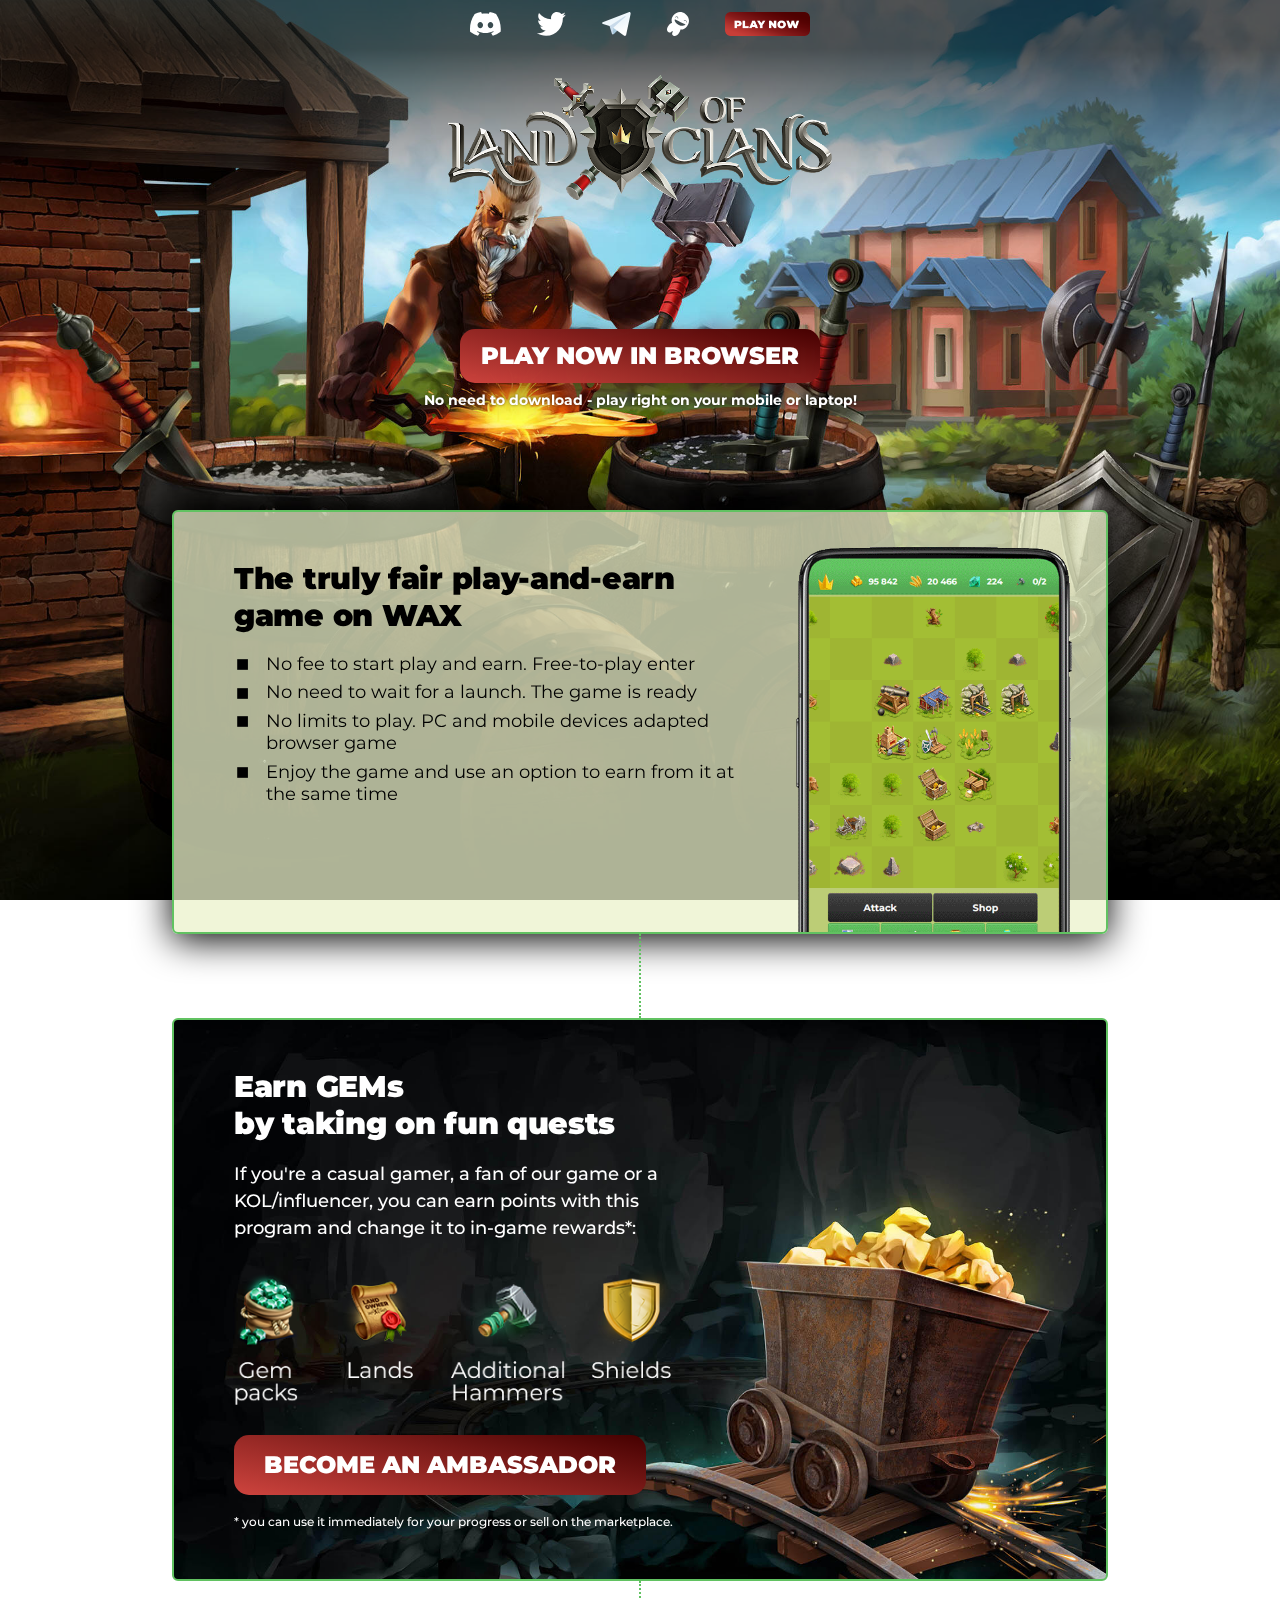
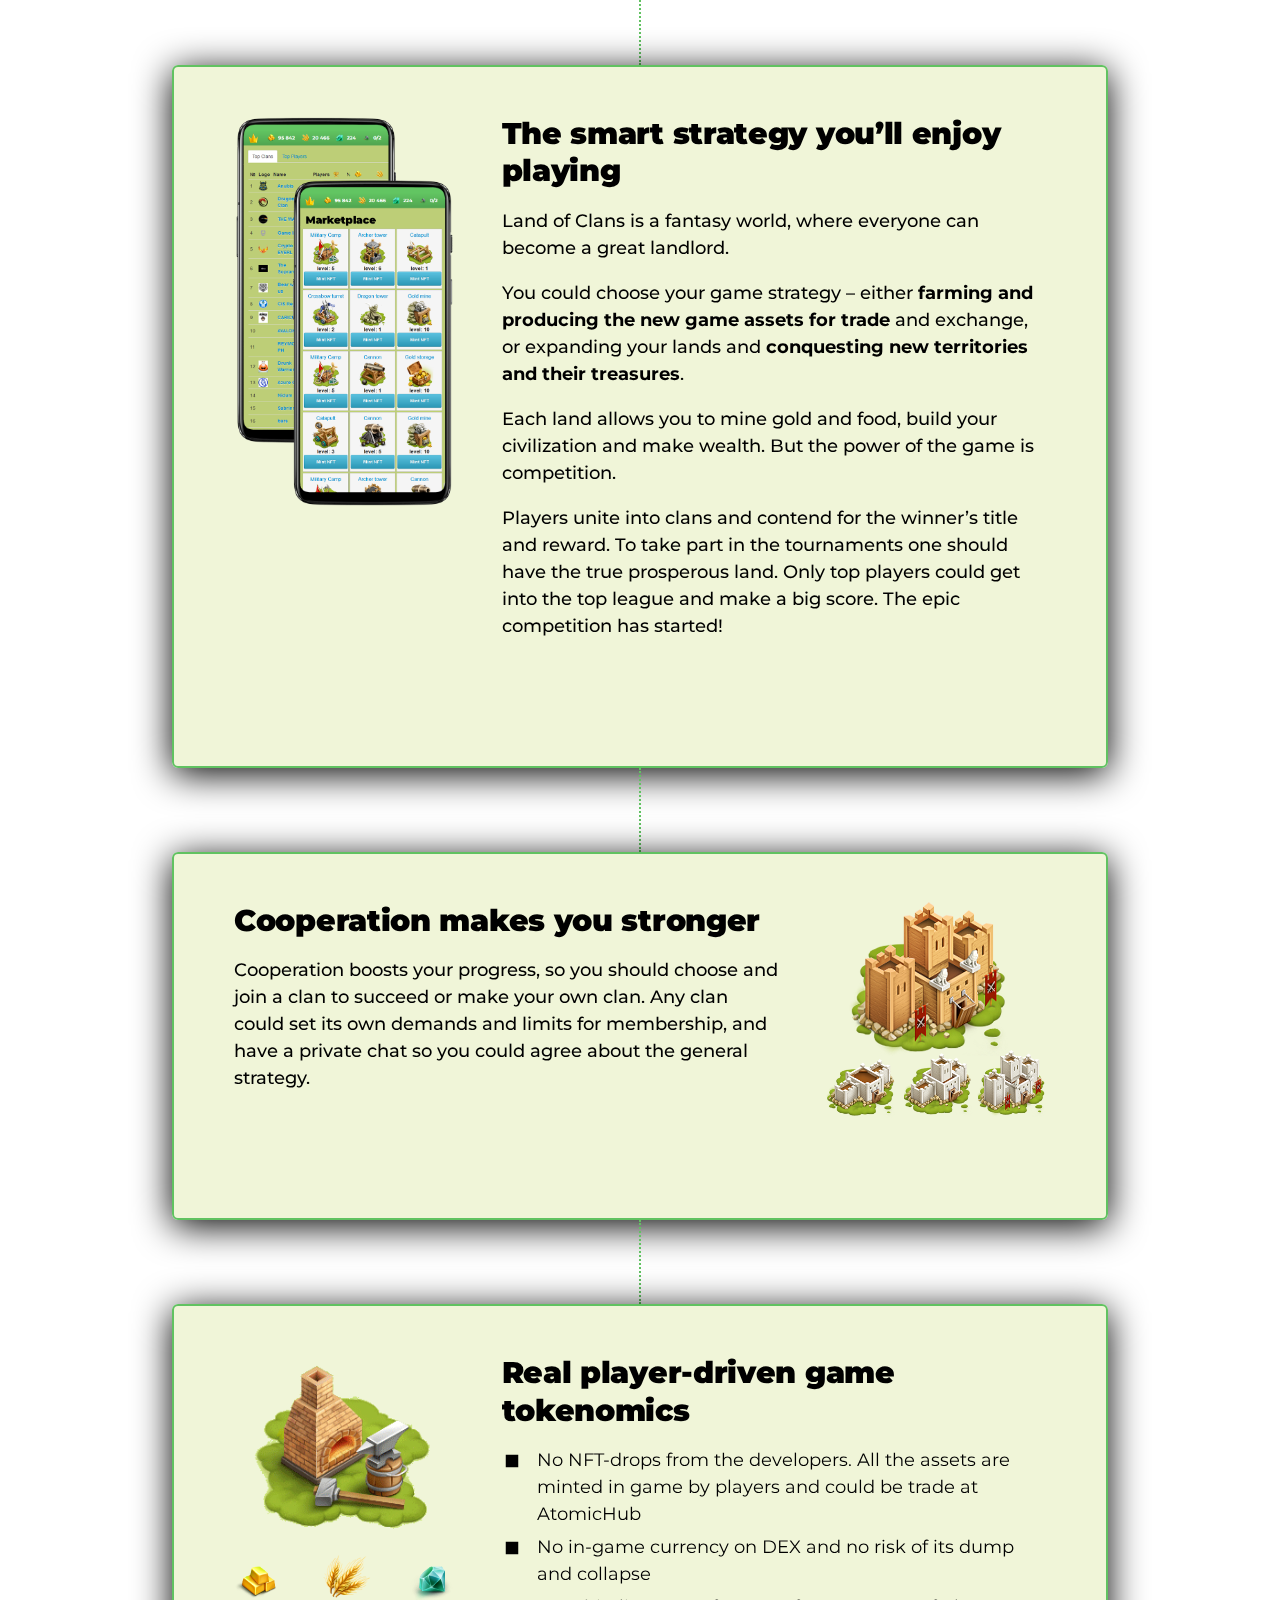
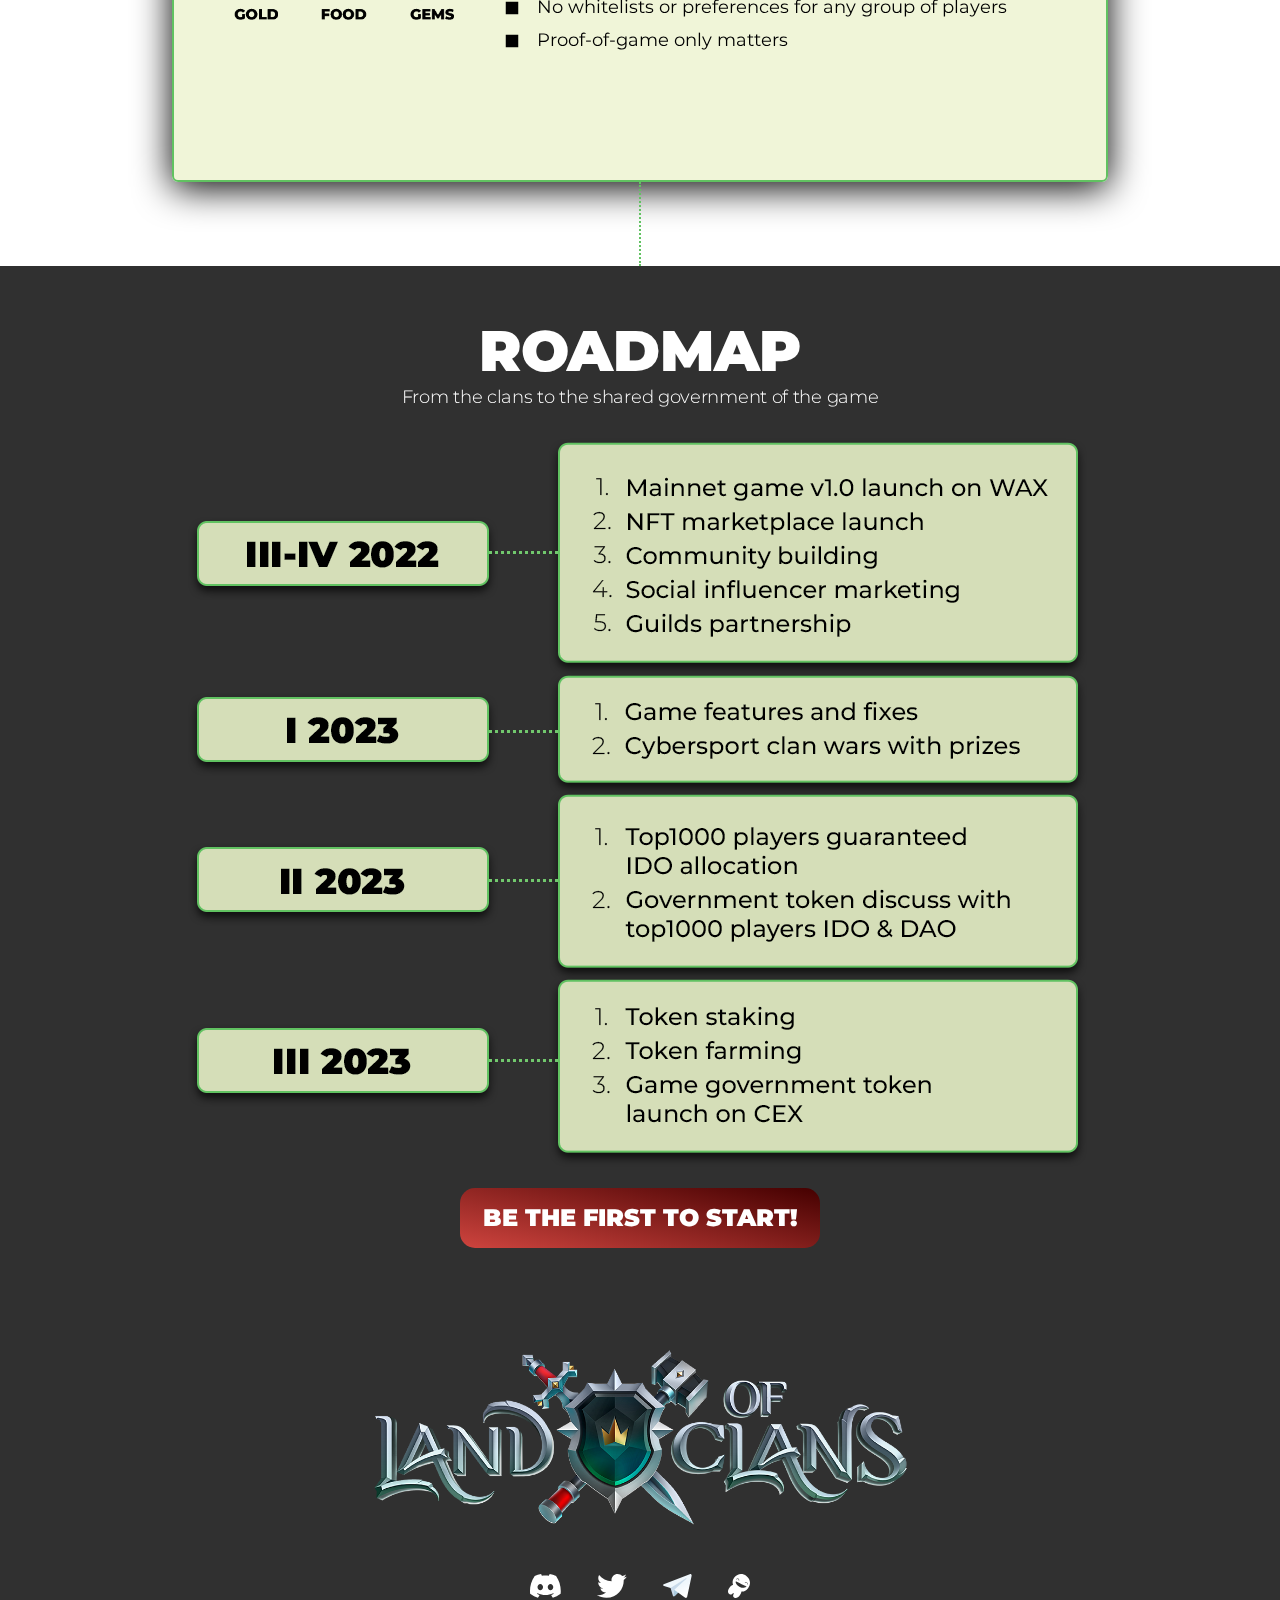
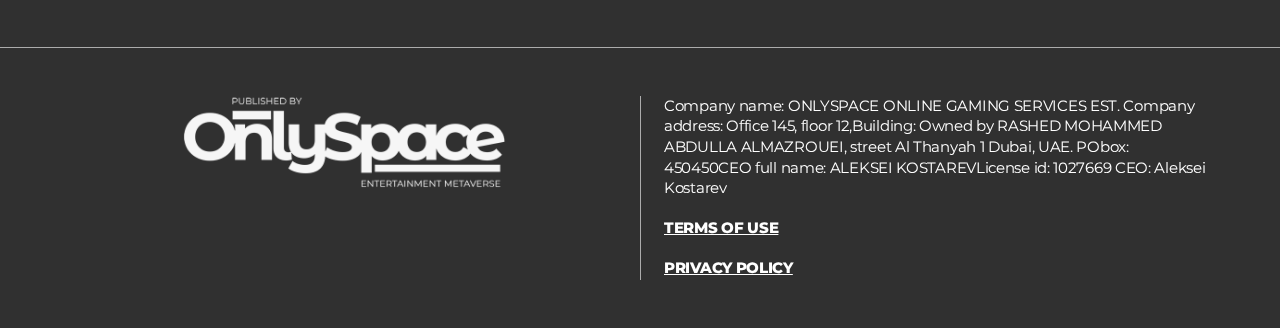
<file: index.html>
<!DOCTYPE HTML>
<html lang="en">
	<head>
		<title>Land of Clans - Play to Earn mobile strategy game on WAX with free entry</title>
		<meta charset="utf-8" />
		<meta name="viewport" content="width=device-width,initial-scale=1" />
		<meta name="description" content="Land of Clans - Play to Earn real-time strategy game on blockchain. Mint your in-game NFT and sell them on the marketplace. Free start to earn real money." />
		<meta property="og:url" content="https://landofclans.io/" />
		<meta property="og:site_name" content="Land Of Clans" />
		<meta property="og:title" content="Land Of Clans" />
		<meta property="og:type" content="website" />
		<meta property="og:image" content="https://landofclans.io/1920x1080_loc.png" />
		<meta property="og:image:width" content="1920"/>
		<meta property="og:image:height" content="1080"/>
		<meta property="og:description" content="Play-to-earn mobile ready strategy game on WAX Protocol" />
		<meta name="facebook-domain-verification" content="kk8utjub05mr9nwsbg59kx00tjg7mp" />
		<meta name="twitter:card" content="summary_large_image">
  		<meta name="twitter:site" content="@landofclans">
  		<meta name="twitter:title" content="Land of Clans - Real-time Strategy Crypto Game">
  		<meta name="twitter:description" content="New Play-and-Earn Game with Free Start. Mint in-game NFT, sell them on the Marketplace and earn real money">
  		<meta name="twitter:image" content="https://landofclans.io/1920x1080_loc.png">

		<link href="https://fonts.googleapis.com/css?display=swap&family=Montserrat:900,900italic,500,500italic,400,400italic,300,300italic,800,800italic,700,700italic" rel="stylesheet" type="text/css" />
		<link rel="icon" type="image/png" href="assets/images/favicon.png" />
		<link rel="apple-touch-icon" href="assets/images/apple-touch-icon.png" />
		<link rel="stylesheet" href="assets/main.css" />
		<link rel="canonical" href="https://landofclans.io/">
		<script type="text/javascript">
			(function(f,b){if(!b.__SV){var e,g,i,h;window.mixpanel=b;b._i=[];b.init=function(e,f,c){function g(a,d){var b=d.split(".");2==b.length&&(a=a[b[0]],d=b[1]);a[d]=function(){a.push([d].concat(Array.prototype.slice.call(arguments,0)))}}var a=b;"undefined"!==typeof c?a=b[c]=[]:c="mixpanel";a.people=a.people||[];a.toString=function(a){var d="mixpanel";"mixpanel"!==c&&(d+="."+c);a||(d+=" (stub)");return d};a.people.toString=function(){return a.toString(1)+".people (stub)"};i="disable time_event track track_pageview track_links track_forms track_with_groups add_group set_group remove_group register register_once alias unregister identify name_tag set_config reset opt_in_tracking opt_out_tracking has_opted_in_tracking has_opted_out_tracking clear_opt_in_out_tracking start_batch_senders people.set people.set_once people.unset people.increment people.append people.union people.track_charge people.clear_charges people.delete_user people.remove".split(" ");
				for(h=0;h<i.length;h++)g(a,i[h]);var j="set set_once union unset remove delete".split(" ");a.get_group=function(){function b(c){d[c]=function(){call2_args=arguments;call2=[c].concat(Array.prototype.slice.call(call2_args,0));a.push([e,call2])}}for(var d={},e=["get_group"].concat(Array.prototype.slice.call(arguments,0)),c=0;c<j.length;c++)b(j[c]);return d};b._i.push([e,f,c])};b.__SV=1.2;e=f.createElement("script");e.type="text/javascript";e.async=!0;e.src="undefined"!==typeof MIXPANEL_CUSTOM_LIB_URL?
					MIXPANEL_CUSTOM_LIB_URL:"file:"===f.location.protocol&&"//cdn.mxpnl.com/libs/mixpanel-2-latest.min.js".match(/^\/\//)?"https://cdn.mxpnl.com/libs/mixpanel-2-latest.min.js":"//cdn.mxpnl.com/libs/mixpanel-2-latest.min.js";g=f.getElementsByTagName("script")[0];g.parentNode.insertBefore(e,g)}})(document,window.mixpanel||[]);
		</script>
		<script async src="//www.googletagmanager.com/gtag/js?id=G-Q9XZVR3CTY"></script>
		<script>
			window.dataLayer = window.dataLayer || [];
			function gtag(){dataLayer.push(arguments);}
			gtag('js', new Date());
			gtag('config', 'G-Q9XZVR3CTY', {
				'send_page_view': false,
				'anonymize_ip': true,
				'linker': {
					'domains': ['play.landofclans.io']
				}
			});
			mixpanel.init('b9af95fc12e1c862ef50fd5f735f25d3', {
				debug: false,
				loaded: function(mixpanel) {
					const distinct_id = mixpanel.get_distinct_id();
					gtag('get', 'G-Q9XZVR3CTY', 'client_id', (client_id) => {
						if (distinct_id !== client_id) {
							mixpanel.identify(client_id)
						}
						mixpanel.track('landing_view')
					})
				}
			});
			function clickPlayButton() {
				rdt('track', 'SignUp');
				gtag('event', 'click_play_button', {
					'event_category': 'navigation'
				});
			}
		</script>
</head>
	<body>
		<div id="wrapper">
			<div id="main">
				<div class="inner">
					<section id="home-section">
						<div id="container18" class="container default full screen">
							<div class="wrapper">
								<div class="inner">
									<div id="gallery01" class="gallery">
										<div class="inner">
											<ul>
												<li>
													<a href="https://discord.gg/PGd9raT4Ke" class="thumbnail"><span class="frame"><img src="assets/images/gallery01/6b7ec125.svg" alt="Land of Clans Discord" /></span></a>
												</li><li>
													<a href="https://twitter.com/LandOfClans" class="thumbnail"><span class="frame"><img src="assets/images/gallery01/15029188.svg" alt="Land of Clans Twitter" /></span></a>
												</li><li>
													<a href="https://t.me/landofclans_en" class="thumbnail"><span class="frame"><img src="assets/images/gallery01/f15f5cea.svg" alt="Land of Clans Telegram" /></span></a>
												</li><li>
													<a href="https://loc.crew3.xyz/questboard" class="thumbnail"><span class="frame"><img src="assets/images/gallery01/039b5852.svg" alt="crew3" /></span></a>
												</li><li>
													<a href="https://play.landofclans.io/" class="thumbnail" onclick="clickPlayButton(); return true"><span class="frame"><img src="assets/images/gallery01/bde71b76.png" alt="Play now!" /></span></a>
												</li>
											</ul>
										</div>
									</div>
								</div>
							</div>
						</div>
						<div id="container01" class="container default full screen">
							<div class="wrapper">
								<div class="inner">
									<div id="image01" class="image">
										<span class="frame"><img src="assets/images/image01.png" alt="Land of Clans big logo" /></span>
									</div>
								</div>
							</div>
						</div>
						<div id="container16" class="container default full">
							<div class="wrapper">
								<div class="inner">
									<ul id="buttons09" class="style3 buttons">
										<li>
											<a href="https://play.landofclans.io" class="button n01" onclick="clickPlayButton(); return true">Play now in browser</a>
										</li>
									</ul>
											<p id="text13">No need to download - play right on your mobile or laptop!</p>
								</div>
							</div>
						</div>
						<div id="container02" class="style1 container columns">
							<div class="wrapper">
								<div class="inner">
									<div>
										<h1 id="text03" class="style1">The truly fair play-and-earn game on WAX</h1>
										<div id="list01" class="list"><ul><li><p>No fee to start play and earn. Free-to-play enter</p></li><li><p>No need to wait for a launch. The game is ready</p></li><li><p>No limits to play. PC and mobile devices adapted browser game</p></li><li><p>Enjoy the game and use an option to earn from it at the same time</p></li></ul></div>
										<ul id="buttons06" class="style1 buttons">
										<li>
												<a href="https://play.landofclans.io" class="button n01" onclick="clickPlayButton(); return true">Click to Play now</a>
											</li>
										</ul>
									</div>
									<div class="full">
										<div id="image03" class="image full" data-position="top">
											<span class="frame"><img src="assets/images/image03.gif" alt="" /></span>
										</div>
									</div>
								</div>
							</div>
						</div>
						<hr id="divider01" class="style1">
						<div id="container10" class="style4 container columns">
							<div class="wrapper">
								<div class="inner" data-reorder="0,1">
									<div>
										<h2 id="text01" class="style7"><span class="p">Earn GEMs<br />by taking on fun quests</span></h2>
										<p id="text10" class="style6">If you&#039;re a casual gamer, a fan of our game or a KOL/influencer, you can earn points with this program and change it to in-game rewards*:</p>
										<div id="image07" class="image">
											<span class="frame"><img src="assets/images/image07.png" alt="" /></span>
										</div>
										<ul id="buttons02" class="style2 buttons">
											<li>
												<a href="https://loc.crew3.xyz/" class="button n01">Become an ambassador</a>
											</li>
										</ul>
										<p id="text09">* you can use it immediately for your progress or sell on the marketplace.</p>
									</div>
									<div>
									</div>
								</div>
							</div>
						</div>
						<hr id="divider03" class="style1">
						<div id="container03" class="style1 container columns">
							<div class="wrapper">
								<div class="inner">
									<div>
										<div id="image08" class="image">
											<span class="frame"><img src="assets/images/image08.png" alt="Land of Clans in-game wallet" /></span>
										</div>
									</div>
									<div>
										<h2 id="text06" class="style1"><strong>The smart strategy you’ll enjoy playing</strong></h2>
										<p id="text07" class="style5">Land of Clans is a fantasy world, where everyone can become a great landlord.</p>
										<p id="text08" class="style5">You could choose your game strategy – either <strong>farming and producing the new game assets for trade</strong> and exchange, or expanding your lands and <strong>conquesting new territories and their treasures</strong>.</p>
										<p id="text15" class="style5">Each land allows you to mine gold and food, build your civilization and make wealth. But the power of the game is competition.</p>
										<p id="text17" class="style5">Players unite into clans and contend for the winner’s title and reward. To take part in the tournaments one should have the true prosperous land. Only top players could get into the top league and make a big score. The epic competition has started!</p>
										<ul id="buttons04" class="style1 buttons">
											<li>
												<a href="https://play.landofclans.io" class="button n01" onclick="clickPlayButton(); return true">Click to play now</a>
											</li>
										</ul>
									</div>
								</div>
							</div>
						</div>
						<hr id="divider02" class="style1">
						<div id="container07" class="container columns">
							<div class="wrapper">
								<div class="inner">
									<div>
										<h2 id="text05" class="style1">Cooperation makes you stronger</h2>
										<p id="text12" class="style5">Cooperation boosts your progress, so you should choose and join a clan to succeed or make your own clan. Any clan could set its own demands and limits for membership, and have a private chat so you could agree about the general strategy.</p>
										<ul id="buttons01" class="style1 buttons">
											<li>
												<a href="https://play.landofclans.io" class="button n01" onclick="clickPlayButton(); return true">Click to play now</a>
											</li>
										</ul>
									</div>
									<div>
										<div id="image06" class="image">
											<span class="frame"><img src="assets/images/image06.webp" alt="Land of Clans clan castle upgrade" /></span>
										</div>
									</div>
								</div>
							</div>
						</div>
						<hr id="divider05" class="style1">
						<div id="container08" class="container columns">
							<div class="wrapper">
								<div class="inner">
									<div>
										<div id="image09" class="image">
											<span class="frame">

												<img src="assets/images/image09.gif" alt="Land of Clans forge building upgrade" />
											</span>
									</div>
										<div id="image13" class="image">
											<span class="frame"><img src="assets/images/image13.webp" alt="Land of Clans in-game resources" /></span>
										</div>
									</div>
									<div>
										<h3 id="text04" class="style1">Real player-driven game tokenomics</h3>
										<div id="list03" class="list"><ul><li><p>No NFT-drops from the developers. All the assets are minted in game by players and could be trade at AtomicHub</p></li><li><p>No in-game currency on DEX and no risk of its dump and collapse</p></li><li><p>No whitelists or preferences for any group of players</p></li><li><p>Proof-of-game only matters</p></li></ul></div>
										<ul id="buttons03" class="style1 buttons">
											<li>
												<a href="https://land-of-clans.gitbook.io/land-of-clans-whitepaper/" class="button n01">Check Whitepaper</a>
											</li>
										</ul>
									</div>
								</div>
							</div>
						</div>
						<hr id="divider06" class="style1">
						<div id="container13" class="container default full screen">
							<div class="wrapper">
								<div class="inner">
									<h1 id="text11" class="style3">Roadmap</h1>
									<p id="text20">From the clans to the shared government of the game</p>
									<div id="image02" class="image">
										<span class="frame"><img src="assets/images/image02.webp" alt="Land of Cland roadmap" /></span>
									</div>
									<ul id="buttons05" class="buttons">
										<li>
											<a href="https://play.landofclans.io" class="button n01" onclick="clickPlayButton(); return true">Be the first to start!</a>
										</li>
									</ul>
								</div>
							</div>
						</div>
						<div id="container09" class="container default full screen">
							<div class="wrapper">
								<div class="inner">
									<div id="image16" class="image">
										<span class="frame"><img src="assets/images/image16.webp" alt="Land of Clans big logo 2" /></span>
									</div>
									<div id="gallery02" class="gallery">
										<div class="inner">
											<ul>
												<li>
													<a href="https://discord.gg/PGd9raT4Ke" class="thumbnail"><span class="frame"><img src="assets/images/gallery02/6b7ec125.svg" alt="Land of Clans Discord" /></span></a>
												</li><li>
													<a href="https://twitter.com/LandOfClans" class="thumbnail"><span class="frame"><img src="assets/images/gallery02/15029188.svg" alt="Land of Clans Twitter" /></span></a>
												</li><li>
													<a href="https://t.me/landofclans_en" class="thumbnail"><span class="frame"><img src="assets/images/gallery02/f15f5cea.svg" alt="Land of Clans Telegram" /></span></a>
												</li><li>
													<a href="https://loc.crew3.xyz/questboard" class="thumbnail"><span class="frame"><img src="assets/images/gallery02/ec140d22.svg" alt="crew3" /></span></a>
												</li>
											</ul>
										</div>
									</div>
								</div>
							</div>
						</div>
						<div id="container05" class="container columns full screen">
							<div class="wrapper">
								<div class="inner">
									<div>
										<div id="image04" class="image">
											<a href="#home" class="frame"><img src="assets/images/image04.webp" alt="Onlyspace company big logo" /></a>
										</div>
									</div>
									<div>
										<p id="text02">Company name: ONLYSPACE ONLINE GAMING SERVICES EST. Company address: Office 145, floor 12,Building: Owned by RASHED MOHAMMED ABDULLA ALMAZROUEI, street Al Thanyah 1 Dubai, UAE. PObox: 450450CEO full name: ALEKSEI KOSTAREVLicense id: 1027669 CEO: Aleksei Kostarev</p>
										<ul id="links01" class="style1 links">
											<li class="n01">
												<a href="#terms">Terms of Use</a>
											</li>
										</ul>
										<ul id="links02" class="style1 links">
											<li class="n01">
												<a href="#privacy">Privacy Policy</a>
											</li>
										</ul>
									</div>
								</div>
							</div>
						</div>
					</section>
					<section id="terms-section">
						<div id="container06" class="container default full screen">
							<div class="wrapper">
								<div class="inner">
									<div id="embed04" class="full screen">
										<div class="frame-inner">
											<div class="frame">
												<iframe src="" data-src="https://play.landofclans.io/terms.txt" title="" allowfullscreen mozallowfullscreen webkitallowfullscreen></iframe>
											</div>
										</div>
									</div>
									<ul id="buttons08" class="style1 buttons">
										<li>
											<a href="#" class="button n01">Close</a>
										</li>
									</ul>
								</div>
							</div>
						</div>
					</section>
					<section id="privacy-section">
						<div id="container04" class="container default full screen">
							<div class="wrapper">
								<div class="inner">
									<ul id="buttons07" class="style1 buttons">
										<li>
											<a href="#" class="button n01">Close</a>
										</li>
									</ul>
									<div id="embed03" class="full screen">
										<div class="frame-inner">
											<div class="frame">
												<iframe src="" data-src="https://play.landofclans.io/privacy.txt" title="" allowfullscreen mozallowfullscreen webkitallowfullscreen></iframe>
											</div>
										</div>
									</div>
								</div>
							</div>
						</div>
					</section>
				</div>
			</div>
		</div>
		<script src="assets/main.js"></script>
		<!-- Yandex.Metrika counter -->
		<script type="text/javascript" >
		(function(m,e,t,r,i,k,a){m[i]=m[i]||function(){(m[i].a=m[i].a||[]).push(arguments)};
		m[i].l=1*new Date();
		for (var j = 0; j < document.scripts.length; j++) {if (document.scripts[j].src === r) { return; }}
		k=e.createElement(t),a=e.getElementsByTagName(t)[0],k.async=1,k.src=r,a.parentNode.insertBefore(k,a)})
		(window, document, "script", "https://mc.yandex.ru/metrika/tag.js", "ym");

		ym(90514339, "init", {
		clickmap:true,
		trackLinks:true,
		accurateTrackBounce:true,
		webvisor:true
		});
		</script>
		<noscript><div><img src="https://mc.yandex.ru/watch/90514339" style="position:absolute; left:-9999px;" alt="" /></div></noscript>
		<!-- /Yandex.Metrika counter -->

		<script>
		(()=> {
		$('a').attr('href', (n, old) => old + location.search);
		})()
		</script>
		<!-- Meta Pixel Code -->
		<script>
		!function(f,b,e,v,n,t,s)
		{if(f.fbq)return;n=f.fbq=function(){n.callMethod?
		n.callMethod.apply(n,arguments):n.queue.push(arguments)};
		if(!f._fbq)f._fbq=n;n.push=n;n.loaded=!0;n.version='2.0';
		n.queue=[];t=b.createElement(e);t.async=!0;
		t.src=v;s=b.getElementsByTagName(e)[0];
		s.parentNode.insertBefore(t,s)}(window, document,'script',
		'https://connect.facebook.net/en_US/fbevents.js');
		fbq('init', '1330670634170089');
		fbq('track', 'PageView');
		</script>
		<noscript><img height="1" width="1" style="display:none"
		src="https://www.facebook.com/tr?id=1330670634170089&ev=PageView&noscript=1"
		/></noscript>
		<!-- End Meta Pixel Code -->

		<script type="text/javascript">
		    adroll_adv_id = "GT57VNMWCFB7VMGUJWZW67";
		    adroll_pix_id = "P3Q5IVLIZJCMXCKLK3CL33";
		    adroll_version = "2.0";

		    (function(w, d, e, o, a) {
			w.__adroll_loaded = true;
			w.adroll = w.adroll || [];
			w.adroll.f = [ 'setProperties', 'identify', 'track' ];
			var roundtripUrl = "https://s.adroll.com/j/" + adroll_adv_id
				+ "/roundtrip.js";
			for (a = 0; a < w.adroll.f.length; a++) {
			    w.adroll[w.adroll.f[a]] = w.adroll[w.adroll.f[a]] || (function(n) {
				return function() {
				    w.adroll.push([ n, arguments ])
				}
			    })(w.adroll.f[a])
			}

			e = d.createElement('script');
			o = d.getElementsByTagName('script')[0];
			e.async = 1;
			e.src = roundtripUrl;
			o.parentNode.insertBefore(e, o);
		    })(window, document);
		    adroll.track("pageView");
		</script>

		<!-- Twitter conversion tracking base code -->
			<script>
			!function(e,t,n,s,u,a){e.twq||(s=e.twq=function(){s.exe?s.exe.apply(s,arguments):s.queue.push(arguments);
			},s.version='1.1',s.queue=[],u=t.createElement(n),u.async=!0,u.src='https://static.ads-twitter.com/uwt.js',
			a=t.getElementsByTagName(n)[0],a.parentNode.insertBefore(u,a))}(window,document,'script');
			twq('config','ocog2');
			</script>
		<!-- End Twitter conversion tracking base code -->

		<!-- Reddit Pixel -->
<script>
!function(w,d){if(!w.rdt){var p=w.rdt=function(){p.sendEvent?p.sendEvent.apply(p,arguments):p.callQueue.push(arguments)};p.callQueue=[];var t=d.createElement("script");t.src="https://www.redditstatic.com/ads/pixel.js",t.async=!0;var s=d.getElementsByTagName("script")[0];s.parentNode.insertBefore(t,s)}}(window,document);rdt('init','t2_ubjvcoqp', {"optOut":false,"useDecimalCurrencyValues":true,"aaid":"<AAID-HERE>","externalId":"<EXTERNAL-ID-HERE>","idfa":"<IDFA-HERE>"});rdt('track', 'PageVisit');
</script>
<!-- DO NOT MODIFY UNLESS TO REPLACE A USER IDENTIFIER -->
<!-- End Reddit Pixel -->
		<script>
  rdt('track', 'ViewContent');
</script>
<script>
	window._txq = window._txq || [];
	var s = document.createElement('script'); s.type = 'text/javascript'; s.async = true; s.src = '//st.hybrid.ai/txsp.js';
	(document.getElementsByTagName('head')[0] || document.getElementsByTagName('body')[0]).appendChild(s);
	_txq.push(['createPixel', '639b5d654d506e0cacb31696']);
	_txq.push(['track', 'PageView']);
</script>
	</body>
</html>
</file>
<file: assets/main.css>
html,body,div,span,applet,object,iframe,h1,h2,h3,h4,h5,h6,p,blockquote,pre,a,abbr,acronym,address,big,cite,code,del,dfn,em,img,ins,kbd,q,s,samp,small,strike,strong,sub,sup,tt,var,b,u,i,center,dl,dt,dd,ol,ul,li,fieldset,form,label,legend,table,caption,tbody,tfoot,thead,tr,th,td,article,aside,canvas,details,embed,figure,figcaption,footer,header,hgroup,menu,nav,output,ruby,section,summary,time,mark,audio,video{margin:0;padding:0;border:0;font-size:100%;font:inherit;vertical-align:baseline;}article,aside,details,figcaption,figure,footer,header,hgroup,menu,nav,section{display:block;}body{line-height:1;}ol,ul{list-style:none;}blockquote,q{quotes:none;}blockquote:before,blockquote:after,q:before,q:after{content:'';content:none;}table{border-collapse:collapse;border-spacing:0;}body{-webkit-text-size-adjust:none}mark{background-color:transparent;color:inherit}input::-moz-focus-inner{border:0;padding:0}input[type="text"],input[type="email"],select,textarea{-moz-appearance:none;-webkit-appearance:none;-ms-appearance:none;appearance:none}

*, *:before, *:after {
	box-sizing: border-box;
}

body {
	line-height: 1.0;
	min-height: var(--viewport-height);
	min-width: 320px;
	overflow-x: hidden;
	word-wrap: break-word;
}

body:before {
	content: '';
	display: block;
	background-attachment: scroll;
	height: var(--background-height);
	left: 0;
	pointer-events: none;
	position: fixed;
	top: 0;
	transform: scale(1);
	width: 100vw;
	z-index: 0;
	background-image: url('images/bg.jpg');
	background-position: top;
	background-repeat: no-repeat;
	background-size: cover;
	background-color: #444C1E;
}

:root {
	--background-height: 100vh;
	--site-language-alignment: left;
	--site-language-direction: ltr;
	--site-language-flex-alignment: flex-start;
	--site-language-indent-left: 1;
	--site-language-indent-right: 0;
	--viewport-height: 100vh;
}

html {
	font-size: 12pt;
}

u {
	text-decoration: underline;
}

strong {
	color: inherit;
	font-weight: bolder;
}

em {
	font-style: italic;
}

code {
	background-color: rgba(144,144,144,0.25);
	border-radius: 0.25em;
	font-family: 'Lucida Console', 'Courier New', monospace;
	font-size: 0.9em;
	font-weight: normal;
	letter-spacing: 0;
	margin: 0 0.25em;
	padding: 0.25em 0.5em;
	text-indent: 0;
}

mark {
	background-color: rgba(144,144,144,0.25);
}

s {
	text-decoration: line-through;
}

sub {
	font-size: smaller;
	vertical-align: sub;
}

sup {
	font-size: smaller;
	vertical-align: super;
}

a {
	color: inherit;
	text-decoration: underline;
	transition: color 0.25s ease;
}

#wrapper {
	-webkit-overflow-scrolling: touch;
	align-items: stretch;
	display: flex;
	flex-direction: row;
	justify-content: center;
	min-height: var(--viewport-height);
	overflow: hidden;
	position: relative;
	z-index: 2;
	padding: 0 1rem 0 1rem;
}

#main {
	--alignment: var(--site-language-alignment);
	--flex-alignment: var(--site-language-flex-alignment);
	--indent-left: var(--site-language-indent-left);
	--indent-right: var(--site-language-indent-right);
	--border-radius-tl: 0;
	--border-radius-tr: 0;
	--border-radius-br: 0;
	--border-radius-bl: 0;
	align-items: flex-start;
	display: flex;
	flex-grow: 0;
	flex-shrink: 0;
	justify-content: center;
	max-width: 100%;
	position: relative;
	text-align: var(--alignment);
	z-index: 1;
	background-color: transparent;
}

#main > .inner {
	--padding-horizontal: 1rem;
	--padding-vertical: 0.5rem;
	--spacing: 0.75rem;
	--width: 80rem;
	border-radius: var(--border-radius-tl) var(--border-radius-tr) var(--border-radius-br) var(--border-radius-bl);
	max-width: 100%;
	position: relative;
	width: var(--width);
	z-index: 1;
	padding: var(--padding-vertical) var(--padding-horizontal);
}

#main > .inner > header {
	margin-bottom: var(--spacing);
}

#main > .inner > footer {
	margin-top: var(--spacing);
}

#main > .inner > * > * {
	margin-top: var(--spacing);
	margin-bottom: var(--spacing);
}

#main > .inner > * > :first-child {
	margin-top: 0 !important;
}

#main > .inner > * > :last-child {
	margin-bottom: 0 !important;
}

#main > .inner > .full {
	margin-left: calc(var(--padding-horizontal) * -1);
	max-width: calc(100% + calc(var(--padding-horizontal) * 2) + 0.4725px);
	width: calc(100% + calc(var(--padding-horizontal) * 2) + 0.4725px);
}

#main > .inner > .full:first-child {
	border-top-left-radius: inherit;
	border-top-right-radius: inherit;
	margin-top: calc(var(--padding-vertical) * -1) !important;
}

#main > .inner > .full:last-child {
	border-bottom-left-radius: inherit;
	border-bottom-right-radius: inherit;
	margin-bottom: calc(var(--padding-vertical) * -1) !important;
}

#main > .inner > .full.screen {
	border-radius: 0 !important;
	max-width: 100vw;
	position: relative;
	width: 100vw;
	left: 50%;
	margin-left: -50vw;
	right: auto;
}

#main > .inner > * > .full {
	margin-left: calc(-1rem);
	max-width: calc(100% + 2rem + 0.4725px);
	width: calc(100% + 2rem + 0.4725px);
}

#main > .inner > * > .full.screen {
	border-radius: 0 !important;
	max-width: 100vw;
	position: relative;
	width: 100vw;
	left: 50%;
	margin-left: -50vw;
	right: auto;
}

#main > .inner > .active > .full:first-child {
	margin-top: -0.5rem !important;
	border-top-left-radius: inherit;
	border-top-right-radius: inherit;
}

#main > .inner > .active {
	border-top-left-radius: inherit;
	border-top-right-radius: inherit;
	border-bottom-left-radius: inherit;
	border-bottom-right-radius: inherit;
}

#main > .inner > .active > .full:last-child {
	border-bottom-left-radius: inherit;
	border-bottom-right-radius: inherit;
	margin-bottom: -0.5rem !important;
}

body.is-instant #main, body.is-instant #main > .inner > *,body.is-instant #main > .inner > section > *  {
	transition: none !important;
}

body.is-instant:after {
	display: none !important;
	transition: none !important;
}

@keyframes onvisible-slide-left {
	0% {
		visibility: hidden;
		transform: translateX(100vw);
	}

	1% {
		visibility: visible;
	}

	100% {
		transform: translateX(0);
	}
}

@keyframes onvisible-slide-right {
	0% {
		visibility: hidden;
		transform: translateX(-100vw);
	}

	1% {
		visibility: visible;
	}

	100% {
		transform: translateX(0);
	}
}

.gallery .inner {
	display: inline-block;
	max-width: 100%;
	vertical-align: middle;
}

.gallery ul {
	display: flex;
	flex-wrap: wrap;
	justify-content: var(--flex-alignment);
}

.gallery ul li {
	position: relative;
}

.gallery ul li .thumbnail {
	border-radius: inherit;
	position: relative;
}

.gallery ul li .frame {
	-webkit-backface-visibility: hidden;
	-webkit-transform: translate3d(0, 0, 0);
	display: inline-block;
	overflow: hidden;
	vertical-align: top;
}

.gallery ul li img {
	margin: 0;
	max-width: 100%;
	vertical-align: top;
	width: auto;
}

.gallery ul li .caption {
	width: 100%;
}

.gallery ul li .caption p {
	width: 100%;
}

#gallery01 {
	text-align: center;
}

#gallery01:not(:first-child) {
	margin-top: 4rem !important;
}

#gallery01:not(:last-child) {
	margin-bottom: 4rem !important;
}

#gallery01 .inner {
	max-width: 30rem;
}

#gallery01 ul {
	justify-content: center;
	gap: 3rem;
}

#gallery01 ul li {
	border-radius: 0rem;
	display: inline-block;
}

#gallery01 ul li .frame {
	border-radius: 0rem;
}

#gallery01 ul li .thumbnail {
	display: block;
	transition: transform 0.25s ease, z-index 0.25s ease;
}

#gallery01 ul li img {
	height: auto;
	max-height: 2rem;
}

#gallery01 ul li .thumbnail:hover {
	transform: scale(1.1125);
	z-index: 1;
}

#gallery02 {
	text-align: center;
}

#gallery02:not(:first-child) {
	margin-top: 4rem !important;
}

#gallery02:not(:last-child) {
	margin-bottom: 4rem !important;
}

#gallery02 .inner {
	max-width: 30rem;
}

#gallery02 ul {
	justify-content: center;
	gap: 3rem;
}

#gallery02 ul li {
	border-radius: 0rem;
	display: inline-block;
}

#gallery02 ul li .frame {
	border-radius: 0rem;
}

#gallery02 ul li .thumbnail {
	display: block;
	transition: none;
}

#gallery02 ul li img {
	height: auto;
	max-height: 2rem;
}

#gallery02 ul li .thumbnail img {
	transition: none;
}

.container {
	position: relative;
}

.container > .wrapper {
	vertical-align: top;
	position: relative;
	max-width: 100%;
	border-radius: inherit;
}

.container > .wrapper > .inner {
	vertical-align: top;
	position: relative;
	max-width: 100%;
	border-radius: inherit;
	text-align: var(--alignment);
}

#main .container.full:first-child > .wrapper {
	border-top-left-radius: inherit;
	border-top-right-radius: inherit;
}

#main .container.full:last-child > .wrapper {
	border-bottom-left-radius: inherit;
	border-bottom-right-radius: inherit;
}

#main .container.full:first-child > .wrapper > .inner {
	border-top-left-radius: inherit;
	border-top-right-radius: inherit;
}

#main .container.full:last-child > .wrapper > .inner {
	border-bottom-left-radius: inherit;
	border-bottom-right-radius: inherit;
}

#container18 {
	display: flex;
	width: 100%;
	align-items: flex-start;
	justify-content: center;
	background-color: rgba(0,0,0,0.671);
}

#container18:not(:first-child) {
	margin-top: 0rem !important;
}

#container18:not(:last-child) {
	margin-bottom: 0rem !important;
}

#container18 > .wrapper > .inner {
	--gutters: 2rem;
	--padding-horizontal: 2rem;
	--padding-vertical: 1rem;
	padding: var(--padding-vertical) var(--padding-horizontal);
}

#container18 > .wrapper {
	max-width: var(--width);
	width: 100%;
}

#container18.default > .wrapper > .inner > * {
	margin-bottom: var(--spacing);
	margin-top: var(--spacing);
}

#container18.default > .wrapper > .inner > *:first-child {
	margin-top: 0 !important;
}

#container18.default > .wrapper > .inner > *:last-child {
	margin-bottom: 0 !important;
}

#container18.columns > .wrapper > .inner {
	flex-wrap: wrap;
	display: flex;
	align-items: flex-start;
}

#container18.columns > .wrapper > .inner > * {
	flex-grow: 0;
	flex-shrink: 0;
	max-width: 100%;
	text-align: var(--alignment);
	padding: 0 0 0 var(--gutters);
}

#container18.columns > .wrapper > .inner > * > * {
	margin-bottom: var(--spacing);
	margin-top: var(--spacing);
}

#container18.columns > .wrapper > .inner > * > *:first-child {
	margin-top: 0 !important;
}

#container18.columns > .wrapper > .inner > * > *:last-child {
	margin-bottom: 0 !important;
}

#container18.columns > .wrapper > .inner > *:first-child {
	margin-left: calc(var(--gutters) * -1);
}

#container18.default > .wrapper > .inner > .full {
	margin-left: calc(var(--padding-horizontal) * -1);
	max-width: none !important;
	width: calc(100% + (var(--padding-horizontal) * 2) + 0.4725px);
}

#container18.default > .wrapper > .inner > .full:first-child {
	margin-top: calc(var(--padding-vertical) * -1) !important;
	border-top-left-radius: inherit;
	border-top-right-radius: inherit;
}

#container18.default > .wrapper > .inner > .full:last-child {
	margin-bottom: calc(var(--padding-vertical) * -1) !important;
	border-bottom-left-radius: inherit;
	border-bottom-right-radius: inherit;
}

#container18.columns > .wrapper > .inner > div > .full {
	margin-left: calc(var(--gutters) * -0.5);
	max-width: none !important;
	width: calc(100% + var(--gutters) + 0.4725px);
}

#container18.columns > .wrapper > .inner > div:first-child > .full {
	margin-left: calc(var(--padding-horizontal) * -1);
	width: calc(100% + var(--padding-horizontal) + calc(var(--gutters) * 0.5) + 0.4725px);
}

#container18.columns > .wrapper > .inner > div:last-child > .full {
	width: calc(100% + var(--padding-horizontal) + calc(var(--gutters) * 0.5) + 0.4725px);
}

#container18.columns > .wrapper > .inner > div > .full:first-child {
	margin-top: calc(var(--padding-vertical) * -1) !important;
}

#container18.columns > .wrapper > .inner > div > .full:last-child {
	margin-bottom: calc(var(--padding-vertical) * -1) !important;
}

#container18.columns > .wrapper > .inner > div:first-child, #container18.columns > .wrapper > .inner > div:first-child > .full:first-child {
	border-top-left-radius: inherit;
}

#container18.columns > .wrapper > .inner > div:last-child, #container18.columns > .wrapper > .inner > div:last-child > .full:first-child {
	border-top-right-radius: inherit;
}

#container18.columns > .wrapper > .inner > .full {
	align-self: stretch;
}

#container18.columns > .wrapper > .inner > .full:first-child {
	border-bottom-left-radius: inherit;
	border-top-left-radius: inherit;
}

#container18.columns > .wrapper > .inner > .full:last-child {
	border-bottom-right-radius: inherit;
	border-top-right-radius: inherit;
}

#container18.columns > .wrapper > .inner > .full > .full:first-child:last-child {
	border-radius: inherit;
	height: calc(100% + (var(--padding-vertical) * 2));
}

#container18.columns > .wrapper > .inner > .full > .full:first-child:last-child > * {
	border-radius: inherit;
	height: 100%;
	position: absolute;
	width: 100%;
}

#container01 {
	display: flex;
	width: 100%;
	min-height: 15rem;
	align-items: center;
	justify-content: center;
	background-image: linear-gradient(180deg, rgba(0,0,0,0.671) 0%, transparent 100%);
	background-position: 0% 0%;
	background-repeat: repeat;
	background-size: cover;
}

#container01:not(:first-child) {
	margin-top: 0rem !important;
}

#container01 > .wrapper > .inner {
	--gutters: 2rem;
	padding: var(--padding-vertical) var(--padding-horizontal);
}

#container01 > .wrapper {
	max-width: var(--width);
	width: 100%;
}

#container01.default > .wrapper > .inner > * {
	margin-bottom: var(--spacing);
	margin-top: var(--spacing);
}

#container01.default > .wrapper > .inner > *:first-child {
	margin-top: 0 !important;
}

#container01.default > .wrapper > .inner > *:last-child {
	margin-bottom: 0 !important;
}

#container01.columns > .wrapper > .inner {
	flex-wrap: wrap;
	display: flex;
	align-items: flex-start;
}

#container01.columns > .wrapper > .inner > * {
	flex-grow: 0;
	flex-shrink: 0;
	max-width: 100%;
	text-align: var(--alignment);
	padding: 0 0 0 var(--gutters);
}

#container01.columns > .wrapper > .inner > * > * {
	margin-bottom: var(--spacing);
	margin-top: var(--spacing);
}

#container01.columns > .wrapper > .inner > * > *:first-child {
	margin-top: 0 !important;
}

#container01.columns > .wrapper > .inner > * > *:last-child {
	margin-bottom: 0 !important;
}

#container01.columns > .wrapper > .inner > *:first-child {
	margin-left: calc(var(--gutters) * -1);
}

#container01.default > .wrapper > .inner > .full {
	margin-left: calc(var(--padding-horizontal) * -1);
	max-width: none !important;
	width: calc(100% + (var(--padding-horizontal) * 2) + 0.4725px);
}

#container01.default > .wrapper > .inner > .full:first-child {
	margin-top: calc(var(--padding-vertical) * -1) !important;
	border-top-left-radius: inherit;
	border-top-right-radius: inherit;
}

#container01.default > .wrapper > .inner > .full:last-child {
	margin-bottom: calc(var(--padding-vertical) * -1) !important;
	border-bottom-left-radius: inherit;
	border-bottom-right-radius: inherit;
}

#container01.columns > .wrapper > .inner > div > .full {
	margin-left: calc(var(--gutters) * -0.5);
	max-width: none !important;
	width: calc(100% + var(--gutters) + 0.4725px);
}

#container01.columns > .wrapper > .inner > div:first-child > .full {
	margin-left: calc(var(--padding-horizontal) * -1);
	width: calc(100% + var(--padding-horizontal) + calc(var(--gutters) * 0.5) + 0.4725px);
}

#container01.columns > .wrapper > .inner > div:last-child > .full {
	width: calc(100% + var(--padding-horizontal) + calc(var(--gutters) * 0.5) + 0.4725px);
}

#container01.columns > .wrapper > .inner > div > .full:first-child {
	margin-top: calc(var(--padding-vertical) * -1) !important;
}

#container01.columns > .wrapper > .inner > div > .full:last-child {
	margin-bottom: calc(var(--padding-vertical) * -1) !important;
}

#container01.columns > .wrapper > .inner > div:first-child, #container01.columns > .wrapper > .inner > div:first-child > .full:first-child {
	border-top-left-radius: inherit;
}

#container01.columns > .wrapper > .inner > div:last-child, #container01.columns > .wrapper > .inner > div:last-child > .full:first-child {
	border-top-right-radius: inherit;
}

#container01.columns > .wrapper > .inner > .full {
	align-self: stretch;
	min-height: 15rem;
}

#container01.columns > .wrapper > .inner > .full:first-child {
	border-bottom-left-radius: inherit;
	border-top-left-radius: inherit;
}

#container01.columns > .wrapper > .inner > .full:last-child {
	border-bottom-right-radius: inherit;
	border-top-right-radius: inherit;
}

#container01.columns > .wrapper > .inner > .full > .full:first-child:last-child {
	border-radius: inherit;
	height: calc(100% + (var(--padding-vertical) * 2));
}

#container01.columns > .wrapper > .inner > .full > .full:first-child:last-child > * {
	border-radius: inherit;
	height: 100%;
	position: absolute;
	width: 100%;
}

#container16 {
	display: flex;
	width: 100%;
	min-height: 22rem;
	align-items: center;
	justify-content: center;
	background-color: transparent;
}

#container16 > .wrapper > .inner {
	--gutters: 2rem;
	--padding-horizontal: 2rem;
	padding: var(--padding-vertical) var(--padding-horizontal);
}

#container16 > .wrapper {
	max-width: var(--width);
	width: 100%;
}

#container16.default > .wrapper > .inner > * {
	margin-bottom: var(--spacing);
	margin-top: var(--spacing);
}

#container16.default > .wrapper > .inner > *:first-child {
	margin-top: 0 !important;
}

#container16.default > .wrapper > .inner > *:last-child {
	margin-bottom: 0 !important;
}

#container16.columns > .wrapper > .inner {
	flex-wrap: wrap;
	display: flex;
	align-items: flex-start;
}

#container16.columns > .wrapper > .inner > * {
	flex-grow: 0;
	flex-shrink: 0;
	max-width: 100%;
	text-align: var(--alignment);
	padding: 0 0 0 var(--gutters);
}

#container16.columns > .wrapper > .inner > * > * {
	margin-bottom: var(--spacing);
	margin-top: var(--spacing);
}

#container16.columns > .wrapper > .inner > * > *:first-child {
	margin-top: 0 !important;
}

#container16.columns > .wrapper > .inner > * > *:last-child {
	margin-bottom: 0 !important;
}

#container16.columns > .wrapper > .inner > *:first-child {
	margin-left: calc(var(--gutters) * -1);
}

#container16.default > .wrapper > .inner > .full {
	margin-left: calc(var(--padding-horizontal) * -1);
	max-width: none !important;
	width: calc(100% + (var(--padding-horizontal) * 2) + 0.4725px);
}

#container16.default > .wrapper > .inner > .full:first-child {
	margin-top: calc(var(--padding-vertical) * -1) !important;
	border-top-left-radius: inherit;
	border-top-right-radius: inherit;
}

#container16.default > .wrapper > .inner > .full:last-child {
	margin-bottom: calc(var(--padding-vertical) * -1) !important;
	border-bottom-left-radius: inherit;
	border-bottom-right-radius: inherit;
}

#container16.columns > .wrapper > .inner > div > .full {
	margin-left: calc(var(--gutters) * -0.5);
	max-width: none !important;
	width: calc(100% + var(--gutters) + 0.4725px);
}

#container16.columns > .wrapper > .inner > div:first-child > .full {
	margin-left: calc(var(--padding-horizontal) * -1);
	width: calc(100% + var(--padding-horizontal) + calc(var(--gutters) * 0.5) + 0.4725px);
}

#container16.columns > .wrapper > .inner > div:last-child > .full {
	width: calc(100% + var(--padding-horizontal) + calc(var(--gutters) * 0.5) + 0.4725px);
}

#container16.columns > .wrapper > .inner > div > .full:first-child {
	margin-top: calc(var(--padding-vertical) * -1) !important;
}

#container16.columns > .wrapper > .inner > div > .full:last-child {
	margin-bottom: calc(var(--padding-vertical) * -1) !important;
}

#container16.columns > .wrapper > .inner > div:first-child, #container16.columns > .wrapper > .inner > div:first-child > .full:first-child {
	border-top-left-radius: inherit;
}

#container16.columns > .wrapper > .inner > div:last-child, #container16.columns > .wrapper > .inner > div:last-child > .full:first-child {
	border-top-right-radius: inherit;
}

#container16.columns > .wrapper > .inner > .full {
	align-self: stretch;
	min-height: 22rem;
}

#container16.columns > .wrapper > .inner > .full:first-child {
	border-bottom-left-radius: inherit;
	border-top-left-radius: inherit;
}

#container16.columns > .wrapper > .inner > .full:last-child {
	border-bottom-right-radius: inherit;
	border-top-right-radius: inherit;
}

#container16.columns > .wrapper > .inner > .full > .full:first-child:last-child {
	border-radius: inherit;
	height: calc(100% + (var(--padding-vertical) * 2));
}

#container16.columns > .wrapper > .inner > .full > .full:first-child:last-child > * {
	border-radius: inherit;
	height: 100%;
	position: absolute;
	width: 100%;
}

.container.style1 {
	display: flex;
	width: 100%;
	align-items: center;
	justify-content: center;
	background-color: rgba(235,242,202,0.741);
	-webkit-backdrop-filter: blur(0.05rem);
	backdrop-filter: blur(0.05rem);
	border-color: #61C261;
	border-style: solid;
	border-width: 2px;
	box-shadow: 0rem 0.5rem 3.125rem 0rem #000000;
	border-radius: 0.5rem;
}

.container.style1:not(:first-child) {
	margin-top: 0rem !important;
}

.container.style1:not(:last-child) {
	margin-bottom: 0rem !important;
}

.container.style1 > .wrapper > .inner {
	--gutters: 4rem;
	--padding-horizontal: 5rem;
	--padding-vertical: 4rem;
	--spacing: 1.5rem;
	padding: var(--padding-vertical) var(--padding-horizontal);
	border-radius: calc(0.5rem - 2px);
}

.container.style1 > .wrapper {
	max-width: 100%;
	width: 100%;
}

.container.style1.default > .wrapper > .inner > * {
	margin-bottom: var(--spacing);
	margin-top: var(--spacing);
}

.container.style1.default > .wrapper > .inner > *:first-child {
	margin-top: 0 !important;
}

.container.style1.default > .wrapper > .inner > *:last-child {
	margin-bottom: 0 !important;
}

.container.style1.columns > .wrapper > .inner {
	flex-wrap: wrap;
	display: flex;
	align-items: flex-start;
}

.container.style1.columns > .wrapper > .inner > * {
	flex-grow: 0;
	flex-shrink: 0;
	max-width: 100%;
	text-align: var(--alignment);
	padding: 0 0 0 var(--gutters);
}

.container.style1.columns > .wrapper > .inner > * > * {
	margin-bottom: var(--spacing);
	margin-top: var(--spacing);
}

.container.style1.columns > .wrapper > .inner > * > *:first-child {
	margin-top: 0 !important;
}

.container.style1.columns > .wrapper > .inner > * > *:last-child {
	margin-bottom: 0 !important;
}

.container.style1.columns > .wrapper > .inner > *:first-child {
	margin-left: calc(var(--gutters) * -1);
}

.container.style1.default > .wrapper > .inner > .full {
	margin-left: calc(var(--padding-horizontal) * -1);
	max-width: none !important;
	width: calc(100% + (var(--padding-horizontal) * 2) + 0.4725px);
}

.container.style1.default > .wrapper > .inner > .full:first-child {
	margin-top: calc(var(--padding-vertical) * -1) !important;
	border-top-left-radius: inherit;
	border-top-right-radius: inherit;
}

.container.style1.default > .wrapper > .inner > .full:last-child {
	margin-bottom: calc(var(--padding-vertical) * -1) !important;
	border-bottom-left-radius: inherit;
	border-bottom-right-radius: inherit;
}

.container.style1.columns > .wrapper > .inner > div > .full {
	margin-left: calc(var(--gutters) * -0.5);
	max-width: none !important;
	width: calc(100% + var(--gutters) + 0.4725px);
}

.container.style1.columns > .wrapper > .inner > div:first-child > .full {
	margin-left: calc(var(--padding-horizontal) * -1);
	width: calc(100% + var(--padding-horizontal) + calc(var(--gutters) * 0.5) + 0.4725px);
}

.container.style1.columns > .wrapper > .inner > div:last-child > .full {
	width: calc(100% + var(--padding-horizontal) + calc(var(--gutters) * 0.5) + 0.4725px);
}

.container.style1.columns > .wrapper > .inner > div > .full:first-child {
	margin-top: calc(var(--padding-vertical) * -1) !important;
}

.container.style1.columns > .wrapper > .inner > div > .full:last-child {
	margin-bottom: calc(var(--padding-vertical) * -1) !important;
}

.container.style1.columns > .wrapper > .inner > div:first-child, .container.style1.columns > .wrapper > .inner > div:first-child > .full:first-child {
	border-top-left-radius: inherit;
}

.container.style1.columns > .wrapper > .inner > div:last-child, .container.style1.columns > .wrapper > .inner > div:last-child > .full:first-child {
	border-top-right-radius: inherit;
}

.container.style1.columns > .wrapper > .inner > .full {
	align-self: stretch;
}

.container.style1.columns > .wrapper > .inner > .full:first-child {
	border-bottom-left-radius: inherit;
	border-top-left-radius: inherit;
}

.container.style1.columns > .wrapper > .inner > .full:last-child {
	border-bottom-right-radius: inherit;
	border-top-right-radius: inherit;
}

.container.style1.columns > .wrapper > .inner > .full > .full:first-child:last-child {
	border-radius: inherit;
	height: calc(100% + (var(--padding-vertical) * 2));
}

.container.style1.columns > .wrapper > .inner > .full > .full:first-child:last-child > * {
	border-radius: inherit;
	height: 100%;
	position: absolute;
	width: 100%;
}

#container02 > .wrapper > .inner > :nth-child(1) {
	width: calc(65% + (var(--gutters) / 2));
}

#container02 > .wrapper > .inner > :nth-child(2) {
	width: calc(35% + (var(--gutters) / 2));
}

.container.style4 {
	display: flex;
	width: 100%;
	align-items: flex-start;
	justify-content: center;
	background-attachment: scroll;
	border-color: #61C261;
	border-style: solid;
	border-width: 2px;
	box-shadow: 0rem 0rem 0rem 0rem #000000;
	border-radius: 0.5rem;
}

.container.style4:not(:first-child) {
	margin-top: 0rem !important;
}

.container.style4:not(:last-child) {
	margin-bottom: 0rem !important;
}

.container.style4 > .wrapper > .inner {
	--gutters: 4rem;
	--padding-horizontal: 5rem;
	--padding-vertical: 4rem;
	--spacing: 1.5rem;
	padding: var(--padding-vertical) var(--padding-horizontal);
}

.container.style4 > .wrapper {
	max-width: 100%;
	width: 100%;
}

.container.style4.default > .wrapper > .inner > * {
	margin-bottom: var(--spacing);
	margin-top: var(--spacing);
}

.container.style4.default > .wrapper > .inner > *:first-child {
	margin-top: 0 !important;
}

.container.style4.default > .wrapper > .inner > *:last-child {
	margin-bottom: 0 !important;
}

.container.style4.columns > .wrapper > .inner {
	flex-wrap: wrap;
	display: flex;
	align-items: flex-start;
}

.container.style4.columns > .wrapper > .inner > * {
	flex-grow: 0;
	flex-shrink: 0;
	max-width: 100%;
	text-align: var(--alignment);
	padding: 0 0 0 var(--gutters);
}

.container.style4.columns > .wrapper > .inner > * > * {
	margin-bottom: var(--spacing);
	margin-top: var(--spacing);
}

.container.style4.columns > .wrapper > .inner > * > *:first-child {
	margin-top: 0 !important;
}

.container.style4.columns > .wrapper > .inner > * > *:last-child {
	margin-bottom: 0 !important;
}

.container.style4.columns > .wrapper > .inner > *:first-child {
	margin-left: calc(var(--gutters) * -1);
}

.container.style4.default > .wrapper > .inner > .full {
	margin-left: calc(var(--padding-horizontal) * -1);
	max-width: none !important;
	width: calc(100% + (var(--padding-horizontal) * 2) + 0.4725px);
}

.container.style4.default > .wrapper > .inner > .full:first-child {
	margin-top: calc(var(--padding-vertical) * -1) !important;
	border-top-left-radius: inherit;
	border-top-right-radius: inherit;
}

.container.style4.default > .wrapper > .inner > .full:last-child {
	margin-bottom: calc(var(--padding-vertical) * -1) !important;
	border-bottom-left-radius: inherit;
	border-bottom-right-radius: inherit;
}

.container.style4.columns > .wrapper > .inner > div > .full {
	margin-left: calc(var(--gutters) * -0.5);
	max-width: none !important;
	width: calc(100% + var(--gutters) + 0.4725px);
}

.container.style4.columns > .wrapper > .inner > div:first-child > .full {
	margin-left: calc(var(--padding-horizontal) * -1);
	width: calc(100% + var(--padding-horizontal) + calc(var(--gutters) * 0.5) + 0.4725px);
}

.container.style4.columns > .wrapper > .inner > div:last-child > .full {
	width: calc(100% + var(--padding-horizontal) + calc(var(--gutters) * 0.5) + 0.4725px);
}

.container.style4.columns > .wrapper > .inner > div > .full:first-child {
	margin-top: calc(var(--padding-vertical) * -1) !important;
}

.container.style4.columns > .wrapper > .inner > div > .full:last-child {
	margin-bottom: calc(var(--padding-vertical) * -1) !important;
}

.container.style4.columns > .wrapper > .inner > div:first-child, .container.style4.columns > .wrapper > .inner > div:first-child > .full:first-child {
	border-top-left-radius: inherit;
}

.container.style4.columns > .wrapper > .inner > div:last-child, .container.style4.columns > .wrapper > .inner > div:last-child > .full:first-child {
	border-top-right-radius: inherit;
}

.container.style4.columns > .wrapper > .inner > .full {
	align-self: stretch;
}

.container.style4.columns > .wrapper > .inner > .full:first-child {
	border-bottom-left-radius: inherit;
	border-top-left-radius: inherit;
}

.container.style4.columns > .wrapper > .inner > .full:last-child {
	border-bottom-right-radius: inherit;
	border-top-right-radius: inherit;
}

.container.style4.columns > .wrapper > .inner > .full > .full:first-child:last-child {
	border-radius: inherit;
	height: calc(100% + (var(--padding-vertical) * 2));
}

.container.style4.columns > .wrapper > .inner > .full > .full:first-child:last-child > * {
	border-radius: inherit;
	height: 100%;
	position: absolute;
	width: 100%;
}

#container10 {
	background-image: url('images/container10.jpg');
	background-position: left;
	background-repeat: no-repeat;
	background-size: cover;
}

#container10 > .wrapper > .inner > :nth-child(1) {
	width: calc(58% + (var(--gutters) / 2));
	--alignment: center;
	--flex-alignment: center;
	--indent-left: 1;
	--indent-right: 1;
}

#container10 > .wrapper > .inner > :nth-child(2) {
	width: calc(42% + (var(--gutters) / 2));
}

#container03 > .wrapper > .inner > :nth-child(1) {
	width: calc(30% + (var(--gutters) / 2));
}

#container03 > .wrapper > .inner > :nth-child(2) {
	width: calc(70% + (var(--gutters) / 2));
}

#container07 {
	display: flex;
	width: 100%;
	align-items: center;
	justify-content: center;
	background-color: rgba(235,242,202,0.741);
	-webkit-backdrop-filter: blur(0.05rem);
	backdrop-filter: blur(0.05rem);
	border-color: #61C261;
	border-style: solid;
	border-width: 2px;
	box-shadow: 0rem 0.5rem 3.125rem 0rem #000000;
	border-radius: 0.5rem;
}

#container07:not(:first-child) {
	margin-top: 0rem !important;
}

#container07:not(:last-child) {
	margin-bottom: 0rem !important;
}

#container07 > .wrapper > .inner {
	--gutters: 4rem;
	--padding-horizontal: 5rem;
	--padding-vertical: 4rem;
	--spacing: 1.5rem;
	padding: var(--padding-vertical) var(--padding-horizontal);
	border-radius: calc(0.5rem - 2px);
}

#container07 > .wrapper {
	max-width: 100%;
	width: 100%;
}

#container07.default > .wrapper > .inner > * {
	margin-bottom: var(--spacing);
	margin-top: var(--spacing);
}

#container07.default > .wrapper > .inner > *:first-child {
	margin-top: 0 !important;
}

#container07.default > .wrapper > .inner > *:last-child {
	margin-bottom: 0 !important;
}

#container07.columns > .wrapper > .inner {
	flex-wrap: wrap;
	display: flex;
	align-items: flex-start;
}

#container07.columns > .wrapper > .inner > * {
	flex-grow: 0;
	flex-shrink: 0;
	max-width: 100%;
	text-align: var(--alignment);
	padding: 0 0 0 var(--gutters);
}

#container07.columns > .wrapper > .inner > * > * {
	margin-bottom: var(--spacing);
	margin-top: var(--spacing);
}

#container07.columns > .wrapper > .inner > * > *:first-child {
	margin-top: 0 !important;
}

#container07.columns > .wrapper > .inner > * > *:last-child {
	margin-bottom: 0 !important;
}

#container07.columns > .wrapper > .inner > *:first-child {
	margin-left: calc(var(--gutters) * -1);
}

#container07.default > .wrapper > .inner > .full {
	margin-left: calc(var(--padding-horizontal) * -1);
	max-width: none !important;
	width: calc(100% + (var(--padding-horizontal) * 2) + 0.4725px);
}

#container07.default > .wrapper > .inner > .full:first-child {
	margin-top: calc(var(--padding-vertical) * -1) !important;
	border-top-left-radius: inherit;
	border-top-right-radius: inherit;
}

#container07.default > .wrapper > .inner > .full:last-child {
	margin-bottom: calc(var(--padding-vertical) * -1) !important;
	border-bottom-left-radius: inherit;
	border-bottom-right-radius: inherit;
}

#container07.columns > .wrapper > .inner > div > .full {
	margin-left: calc(var(--gutters) * -0.5);
	max-width: none !important;
	width: calc(100% + var(--gutters) + 0.4725px);
}

#container07.columns > .wrapper > .inner > div:first-child > .full {
	margin-left: calc(var(--padding-horizontal) * -1);
	width: calc(100% + var(--padding-horizontal) + calc(var(--gutters) * 0.5) + 0.4725px);
}

#container07.columns > .wrapper > .inner > div:last-child > .full {
	width: calc(100% + var(--padding-horizontal) + calc(var(--gutters) * 0.5) + 0.4725px);
}

#container07.columns > .wrapper > .inner > div > .full:first-child {
	margin-top: calc(var(--padding-vertical) * -1) !important;
}

#container07.columns > .wrapper > .inner > div > .full:last-child {
	margin-bottom: calc(var(--padding-vertical) * -1) !important;
}

#container07.columns > .wrapper > .inner > div:first-child, #container07.columns > .wrapper > .inner > div:first-child > .full:first-child {
	border-top-left-radius: inherit;
}

#container07.columns > .wrapper > .inner > div:last-child, #container07.columns > .wrapper > .inner > div:last-child > .full:first-child {
	border-top-right-radius: inherit;
}

#container07.columns > .wrapper > .inner > .full {
	align-self: stretch;
}

#container07.columns > .wrapper > .inner > .full:first-child {
	border-bottom-left-radius: inherit;
	border-top-left-radius: inherit;
}

#container07.columns > .wrapper > .inner > .full:last-child {
	border-bottom-right-radius: inherit;
	border-top-right-radius: inherit;
}

#container07.columns > .wrapper > .inner > .full > .full:first-child:last-child {
	border-radius: inherit;
	height: calc(100% + (var(--padding-vertical) * 2));
}

#container07.columns > .wrapper > .inner > .full > .full:first-child:last-child > * {
	border-radius: inherit;
	height: 100%;
	position: absolute;
	width: 100%;
}

#container07 > .wrapper > .inner > :nth-child(1) {
	width: calc(70% + (var(--gutters) / 2));
}

#container07 > .wrapper > .inner > :nth-child(2) {
	width: calc(30% + (var(--gutters) / 2));
}

#container08 {
	display: flex;
	width: 100%;
	align-items: center;
	justify-content: center;
	background-color: rgba(235,242,202,0.741);
	-webkit-backdrop-filter: blur(0.05rem);
	backdrop-filter: blur(0.05rem);
	border-color: #61C261;
	border-style: solid;
	border-width: 2px;
	box-shadow: 0rem 0.5rem 3.125rem 0rem #000000;
	border-radius: 0.5rem;
}

#container08:not(:first-child) {
	margin-top: 0rem !important;
}

#container08:not(:last-child) {
	margin-bottom: 0rem !important;
}

#container08 > .wrapper > .inner {
	--gutters: 4rem;
	--padding-horizontal: 5rem;
	--padding-vertical: 4rem;
	--spacing: 1.5rem;
	padding: var(--padding-vertical) var(--padding-horizontal);
	border-radius: calc(0.5rem - 2px);
}

#container08 > .wrapper {
	max-width: 100%;
	width: 100%;
}

#container08.default > .wrapper > .inner > * {
	margin-bottom: var(--spacing);
	margin-top: var(--spacing);
}

#container08.default > .wrapper > .inner > *:first-child {
	margin-top: 0 !important;
}

#container08.default > .wrapper > .inner > *:last-child {
	margin-bottom: 0 !important;
}

#container08.columns > .wrapper > .inner {
	flex-wrap: wrap;
	display: flex;
	align-items: flex-start;
}

#container08.columns > .wrapper > .inner > * {
	flex-grow: 0;
	flex-shrink: 0;
	max-width: 100%;
	text-align: var(--alignment);
	padding: 0 0 0 var(--gutters);
}

#container08.columns > .wrapper > .inner > * > * {
	margin-bottom: var(--spacing);
	margin-top: var(--spacing);
}

#container08.columns > .wrapper > .inner > * > *:first-child {
	margin-top: 0 !important;
}

#container08.columns > .wrapper > .inner > * > *:last-child {
	margin-bottom: 0 !important;
}

#container08.columns > .wrapper > .inner > *:first-child {
	margin-left: calc(var(--gutters) * -1);
}

#container08.default > .wrapper > .inner > .full {
	margin-left: calc(var(--padding-horizontal) * -1);
	max-width: none !important;
	width: calc(100% + (var(--padding-horizontal) * 2) + 0.4725px);
}

#container08.default > .wrapper > .inner > .full:first-child {
	margin-top: calc(var(--padding-vertical) * -1) !important;
	border-top-left-radius: inherit;
	border-top-right-radius: inherit;
}

#container08.default > .wrapper > .inner > .full:last-child {
	margin-bottom: calc(var(--padding-vertical) * -1) !important;
	border-bottom-left-radius: inherit;
	border-bottom-right-radius: inherit;
}

#container08.columns > .wrapper > .inner > div > .full {
	margin-left: calc(var(--gutters) * -0.5);
	max-width: none !important;
	width: calc(100% + var(--gutters) + 0.4725px);
}

#container08.columns > .wrapper > .inner > div:first-child > .full {
	margin-left: calc(var(--padding-horizontal) * -1);
	width: calc(100% + var(--padding-horizontal) + calc(var(--gutters) * 0.5) + 0.4725px);
}

#container08.columns > .wrapper > .inner > div:last-child > .full {
	width: calc(100% + var(--padding-horizontal) + calc(var(--gutters) * 0.5) + 0.4725px);
}

#container08.columns > .wrapper > .inner > div > .full:first-child {
	margin-top: calc(var(--padding-vertical) * -1) !important;
}

#container08.columns > .wrapper > .inner > div > .full:last-child {
	margin-bottom: calc(var(--padding-vertical) * -1) !important;
}

#container08.columns > .wrapper > .inner > div:first-child, #container08.columns > .wrapper > .inner > div:first-child > .full:first-child {
	border-top-left-radius: inherit;
}

#container08.columns > .wrapper > .inner > div:last-child, #container08.columns > .wrapper > .inner > div:last-child > .full:first-child {
	border-top-right-radius: inherit;
}

#container08.columns > .wrapper > .inner > .full {
	align-self: stretch;
}

#container08.columns > .wrapper > .inner > .full:first-child {
	border-bottom-left-radius: inherit;
	border-top-left-radius: inherit;
}

#container08.columns > .wrapper > .inner > .full:last-child {
	border-bottom-right-radius: inherit;
	border-top-right-radius: inherit;
}

#container08.columns > .wrapper > .inner > .full > .full:first-child:last-child {
	border-radius: inherit;
	height: calc(100% + (var(--padding-vertical) * 2));
}

#container08.columns > .wrapper > .inner > .full > .full:first-child:last-child > * {
	border-radius: inherit;
	height: 100%;
	position: absolute;
	width: 100%;
}

#container08 > .wrapper > .inner > :nth-child(1) {
	width: calc(30% + (var(--gutters) / 2));
}

#container08 > .wrapper > .inner > :nth-child(2) {
	width: calc(70% + (var(--gutters) / 2));
	--alignment: center;
	--flex-alignment: center;
	--indent-left: 1;
	--indent-right: 1;
}

#container13 {
	display: flex;
	width: 100%;
	align-items: center;
	justify-content: center;
	background-color: rgba(0,0,0,0.812);
	border-color: transparent;
	border-style: solid;
	border-width: 1px;
	box-shadow: 0rem 0rem 0rem 0rem transparent;
}

#container13:not(:first-child) {
	margin-top: 0rem !important;
}

#container13:not(:last-child) {
	margin-bottom: 0rem !important;
}

#container13 > .wrapper > .inner {
	--gutters: 4rem;
	--padding-horizontal: 6rem;
	--padding-vertical: 4rem;
	--spacing: 1.5rem;
	padding: var(--padding-vertical) var(--padding-horizontal);
}

#container13 > .wrapper {
	max-width: 100%;
	width: 100%;
}

#container13.default > .wrapper > .inner > * {
	margin-bottom: var(--spacing);
	margin-top: var(--spacing);
}

#container13.default > .wrapper > .inner > *:first-child {
	margin-top: 0 !important;
}

#container13.default > .wrapper > .inner > *:last-child {
	margin-bottom: 0 !important;
}

#container13.columns > .wrapper > .inner {
	flex-wrap: wrap;
	display: flex;
	align-items: flex-start;
}

#container13.columns > .wrapper > .inner > * {
	flex-grow: 0;
	flex-shrink: 0;
	max-width: 100%;
	text-align: var(--alignment);
	padding: 0 0 0 var(--gutters);
}

#container13.columns > .wrapper > .inner > * > * {
	margin-bottom: var(--spacing);
	margin-top: var(--spacing);
}

#container13.columns > .wrapper > .inner > * > *:first-child {
	margin-top: 0 !important;
}

#container13.columns > .wrapper > .inner > * > *:last-child {
	margin-bottom: 0 !important;
}

#container13.columns > .wrapper > .inner > *:first-child {
	margin-left: calc(var(--gutters) * -1);
}

#container13.default > .wrapper > .inner > .full {
	margin-left: calc(var(--padding-horizontal) * -1);
	max-width: none !important;
	width: calc(100% + (var(--padding-horizontal) * 2) + 0.4725px);
}

#container13.default > .wrapper > .inner > .full:first-child {
	margin-top: calc(var(--padding-vertical) * -1) !important;
	border-top-left-radius: inherit;
	border-top-right-radius: inherit;
}

#container13.default > .wrapper > .inner > .full:last-child {
	margin-bottom: calc(var(--padding-vertical) * -1) !important;
	border-bottom-left-radius: inherit;
	border-bottom-right-radius: inherit;
}

#container13.columns > .wrapper > .inner > div > .full {
	margin-left: calc(var(--gutters) * -0.5);
	max-width: none !important;
	width: calc(100% + var(--gutters) + 0.4725px);
}

#container13.columns > .wrapper > .inner > div:first-child > .full {
	margin-left: calc(var(--padding-horizontal) * -1);
	width: calc(100% + var(--padding-horizontal) + calc(var(--gutters) * 0.5) + 0.4725px);
}

#container13.columns > .wrapper > .inner > div:last-child > .full {
	width: calc(100% + var(--padding-horizontal) + calc(var(--gutters) * 0.5) + 0.4725px);
}

#container13.columns > .wrapper > .inner > div > .full:first-child {
	margin-top: calc(var(--padding-vertical) * -1) !important;
}

#container13.columns > .wrapper > .inner > div > .full:last-child {
	margin-bottom: calc(var(--padding-vertical) * -1) !important;
}

#container13.columns > .wrapper > .inner > div:first-child, #container13.columns > .wrapper > .inner > div:first-child > .full:first-child {
	border-top-left-radius: inherit;
}

#container13.columns > .wrapper > .inner > div:last-child, #container13.columns > .wrapper > .inner > div:last-child > .full:first-child {
	border-top-right-radius: inherit;
}

#container13.columns > .wrapper > .inner > .full {
	align-self: stretch;
}

#container13.columns > .wrapper > .inner > .full:first-child {
	border-bottom-left-radius: inherit;
	border-top-left-radius: inherit;
}

#container13.columns > .wrapper > .inner > .full:last-child {
	border-bottom-right-radius: inherit;
	border-top-right-radius: inherit;
}

#container13.columns > .wrapper > .inner > .full > .full:first-child:last-child {
	border-radius: inherit;
	height: calc(100% + (var(--padding-vertical) * 2));
}

#container13.columns > .wrapper > .inner > .full > .full:first-child:last-child > * {
	border-radius: inherit;
	height: 100%;
	position: absolute;
	width: 100%;
}

#container09 {
	display: flex;
	width: 100%;
	align-items: center;
	justify-content: center;
	background-color: rgba(0,0,0,0.812);
	border-color: transparent;
	border-style: solid;
	border-width: 1px;
	box-shadow: 0rem 0rem 0rem 0rem transparent;
}

#container09:not(:first-child) {
	margin-top: 0rem !important;
}

#container09:not(:last-child) {
	margin-bottom: 0rem !important;
}

#container09 > .wrapper > .inner {
	--gutters: 4rem;
	--padding-horizontal: 6rem;
	--padding-vertical: 4rem;
	--spacing: 1.5rem;
	padding: var(--padding-vertical) var(--padding-horizontal);
}

#container09 > .wrapper {
	max-width: 100%;
	width: 100%;
}

#container09.default > .wrapper > .inner > * {
	margin-bottom: var(--spacing);
	margin-top: var(--spacing);
}

#container09.default > .wrapper > .inner > *:first-child {
	margin-top: 0 !important;
}

#container09.default > .wrapper > .inner > *:last-child {
	margin-bottom: 0 !important;
}

#container09.columns > .wrapper > .inner {
	flex-wrap: wrap;
	display: flex;
	align-items: flex-start;
}

#container09.columns > .wrapper > .inner > * {
	flex-grow: 0;
	flex-shrink: 0;
	max-width: 100%;
	text-align: var(--alignment);
	padding: 0 0 0 var(--gutters);
}

#container09.columns > .wrapper > .inner > * > * {
	margin-bottom: var(--spacing);
	margin-top: var(--spacing);
}

#container09.columns > .wrapper > .inner > * > *:first-child {
	margin-top: 0 !important;
}

#container09.columns > .wrapper > .inner > * > *:last-child {
	margin-bottom: 0 !important;
}

#container09.columns > .wrapper > .inner > *:first-child {
	margin-left: calc(var(--gutters) * -1);
}

#container09.default > .wrapper > .inner > .full {
	margin-left: calc(var(--padding-horizontal) * -1);
	max-width: none !important;
	width: calc(100% + (var(--padding-horizontal) * 2) + 0.4725px);
}

#container09.default > .wrapper > .inner > .full:first-child {
	margin-top: calc(var(--padding-vertical) * -1) !important;
	border-top-left-radius: inherit;
	border-top-right-radius: inherit;
}

#container09.default > .wrapper > .inner > .full:last-child {
	margin-bottom: calc(var(--padding-vertical) * -1) !important;
	border-bottom-left-radius: inherit;
	border-bottom-right-radius: inherit;
}

#container09.columns > .wrapper > .inner > div > .full {
	margin-left: calc(var(--gutters) * -0.5);
	max-width: none !important;
	width: calc(100% + var(--gutters) + 0.4725px);
}

#container09.columns > .wrapper > .inner > div:first-child > .full {
	margin-left: calc(var(--padding-horizontal) * -1);
	width: calc(100% + var(--padding-horizontal) + calc(var(--gutters) * 0.5) + 0.4725px);
}

#container09.columns > .wrapper > .inner > div:last-child > .full {
	width: calc(100% + var(--padding-horizontal) + calc(var(--gutters) * 0.5) + 0.4725px);
}

#container09.columns > .wrapper > .inner > div > .full:first-child {
	margin-top: calc(var(--padding-vertical) * -1) !important;
}

#container09.columns > .wrapper > .inner > div > .full:last-child {
	margin-bottom: calc(var(--padding-vertical) * -1) !important;
}

#container09.columns > .wrapper > .inner > div:first-child, #container09.columns > .wrapper > .inner > div:first-child > .full:first-child {
	border-top-left-radius: inherit;
}

#container09.columns > .wrapper > .inner > div:last-child, #container09.columns > .wrapper > .inner > div:last-child > .full:first-child {
	border-top-right-radius: inherit;
}

#container09.columns > .wrapper > .inner > .full {
	align-self: stretch;
}

#container09.columns > .wrapper > .inner > .full:first-child {
	border-bottom-left-radius: inherit;
	border-top-left-radius: inherit;
}

#container09.columns > .wrapper > .inner > .full:last-child {
	border-bottom-right-radius: inherit;
	border-top-right-radius: inherit;
}

#container09.columns > .wrapper > .inner > .full > .full:first-child:last-child {
	border-radius: inherit;
	height: calc(100% + (var(--padding-vertical) * 2));
}

#container09.columns > .wrapper > .inner > .full > .full:first-child:last-child > * {
	border-radius: inherit;
	height: 100%;
	position: absolute;
	width: 100%;
}

#container05 {
	display: flex;
	width: 100%;
	align-items: center;
	justify-content: center;
	background-color: rgba(0,0,0,0.812);
	border-color: rgba(255,255,255,0.6);
	border-style: solid;
	border-top-width: 1px;
	box-shadow: 0rem 0rem 0rem 0rem transparent;
}

#container05:not(:first-child) {
	margin-top: 0rem !important;
}

#container05:not(:last-child) {
	margin-bottom: 0rem !important;
}

#container05 > .wrapper > .inner {
	--gutters: 4rem;
	--padding-horizontal: 6rem;
	--padding-vertical: 4rem;
	--spacing: 1.5rem;
	padding: var(--padding-vertical) var(--padding-horizontal);
}

#container05 > .wrapper {
	max-width: 100%;
	width: 100%;
}

#container05.default > .wrapper > .inner > * {
	margin-bottom: var(--spacing);
	margin-top: var(--spacing);
}

#container05.default > .wrapper > .inner > *:first-child {
	margin-top: 0 !important;
}

#container05.default > .wrapper > .inner > *:last-child {
	margin-bottom: 0 !important;
}

#container05.columns > .wrapper > .inner {
	flex-wrap: wrap;
	display: flex;
	align-items: flex-start;
}

#container05.columns > .wrapper > .inner > * {
	flex-grow: 0;
	flex-shrink: 0;
	max-width: 100%;
	text-align: var(--alignment);
	padding: 0 0 0 var(--gutters);
}

#container05.columns > .wrapper > .inner > * > * {
	margin-bottom: var(--spacing);
	margin-top: var(--spacing);
}

#container05.columns > .wrapper > .inner > * > *:first-child {
	margin-top: 0 !important;
}

#container05.columns > .wrapper > .inner > * > *:last-child {
	margin-bottom: 0 !important;
}

#container05.columns > .wrapper > .inner > *:first-child {
	margin-left: calc(var(--gutters) * -1);
}

#container05.columns > .wrapper > .inner > *:before {
	border-left: solid 1px rgba(255,255,255,0.6);
	content: '';
	display: block;
	margin-left: calc((var(--gutters) * -0.5) - 0.5px);
	position: absolute;
	width: 0;
	height: calc(100% - (var(--padding-vertical) * 2));
	top: var(--padding-vertical);
}

#container05.columns > .wrapper > .inner > *:first-child:before {
	display: none;
}

#container05.default > .wrapper > .inner > .full {
	margin-left: calc(var(--padding-horizontal) * -1);
	max-width: none !important;
	width: calc(100% + (var(--padding-horizontal) * 2) + 0.4725px);
}

#container05.default > .wrapper > .inner > .full:first-child {
	margin-top: calc(var(--padding-vertical) * -1) !important;
	border-top-left-radius: inherit;
	border-top-right-radius: inherit;
}

#container05.default > .wrapper > .inner > .full:last-child {
	margin-bottom: calc(var(--padding-vertical) * -1) !important;
	border-bottom-left-radius: inherit;
	border-bottom-right-radius: inherit;
}

#container05.columns > .wrapper > .inner > div > .full {
	margin-left: calc((var(--gutters) * -0.5) + 0.5px);
	max-width: none !important;
	width: calc(100% + var(--gutters) + 0.4725px - 1px);
}

#container05.columns > .wrapper > .inner > div:first-child > .full {
	margin-left: calc(var(--padding-horizontal) * -1);
	width: calc(100% + var(--padding-horizontal) + calc(var(--gutters) * 0.5) + 0.4725px - 0.5px);
}

#container05.columns > .wrapper > .inner > div:last-child > .full {
	width: calc(100% + var(--padding-horizontal) + calc(var(--gutters) * 0.5) + 0.4725px - 0.5px);
}

#container05.columns > .wrapper > .inner > div > .full:first-child {
	margin-top: calc(var(--padding-vertical) * -1) !important;
}

#container05.columns > .wrapper > .inner > div > .full:last-child {
	margin-bottom: calc(var(--padding-vertical) * -1) !important;
}

#container05.columns > .wrapper > .inner > div:first-child, #container05.columns > .wrapper > .inner > div:first-child > .full:first-child {
	border-top-left-radius: inherit;
}

#container05.columns > .wrapper > .inner > div:last-child, #container05.columns > .wrapper > .inner > div:last-child > .full:first-child {
	border-top-right-radius: inherit;
}

#container05.columns > .wrapper > .inner > .full {
	align-self: stretch;
}

#container05.columns > .wrapper > .inner > .full:first-child {
	border-bottom-left-radius: inherit;
	border-top-left-radius: inherit;
}

#container05.columns > .wrapper > .inner > .full:last-child {
	border-bottom-right-radius: inherit;
	border-top-right-radius: inherit;
}

#container05.columns > .wrapper > .inner > .full > .full:first-child:last-child {
	border-radius: inherit;
	height: calc(100% + (var(--padding-vertical) * 2));
}

#container05.columns > .wrapper > .inner > .full > .full:first-child:last-child > * {
	border-radius: inherit;
	height: 100%;
	position: absolute;
	width: 100%;
}

#container05 > .wrapper > .inner > :nth-child(1) {
	width: calc(50% + (var(--gutters) / 2));
}

#container05 > .wrapper > .inner > :nth-child(2) {
	width: calc(50% + (var(--gutters) / 2));
}

#container06 {
	display: flex;
	width: 100%;
	align-items: center;
	justify-content: center;
	background-color: #FFFFFF;
	border-color: rgba(255,255,255,0.6);
	border-style: solid;
	border-top-width: 1px;
	box-shadow: 0rem 0rem 0rem 0rem transparent;
}

#container06:not(:first-child) {
	margin-top: 0rem !important;
}

#container06:not(:last-child) {
	margin-bottom: 0rem !important;
}

#container06 > .wrapper > .inner {
	--gutters: 4rem;
	--padding-horizontal: 6rem;
	--padding-vertical: 4rem;
	--spacing: 1.5rem;
	padding: var(--padding-vertical) var(--padding-horizontal);
}

#container06 > .wrapper {
	max-width: 100%;
	width: 100%;
}

#container06.default > .wrapper > .inner > * {
	margin-bottom: var(--spacing);
	margin-top: var(--spacing);
}

#container06.default > .wrapper > .inner > *:first-child {
	margin-top: 0 !important;
}

#container06.default > .wrapper > .inner > *:last-child {
	margin-bottom: 0 !important;
}

#container06.columns > .wrapper > .inner {
	flex-wrap: wrap;
	display: flex;
	align-items: flex-start;
}

#container06.columns > .wrapper > .inner > * {
	flex-grow: 0;
	flex-shrink: 0;
	max-width: 100%;
	text-align: var(--alignment);
	padding: 0 0 0 var(--gutters);
}

#container06.columns > .wrapper > .inner > * > * {
	margin-bottom: var(--spacing);
	margin-top: var(--spacing);
}

#container06.columns > .wrapper > .inner > * > *:first-child {
	margin-top: 0 !important;
}

#container06.columns > .wrapper > .inner > * > *:last-child {
	margin-bottom: 0 !important;
}

#container06.columns > .wrapper > .inner > *:first-child {
	margin-left: calc(var(--gutters) * -1);
}

#container06.columns > .wrapper > .inner > *:before {
	border-left: solid 1px rgba(255,255,255,0.6);
	content: '';
	display: block;
	margin-left: calc((var(--gutters) * -0.5) - 0.5px);
	position: absolute;
	width: 0;
	height: calc(100% - (var(--padding-vertical) * 2));
	top: var(--padding-vertical);
}

#container06.columns > .wrapper > .inner > *:first-child:before {
	display: none;
}

#container06.default > .wrapper > .inner > .full {
	margin-left: calc(var(--padding-horizontal) * -1);
	max-width: none !important;
	width: calc(100% + (var(--padding-horizontal) * 2) + 0.4725px);
}

#container06.default > .wrapper > .inner > .full:first-child {
	margin-top: calc(var(--padding-vertical) * -1) !important;
	border-top-left-radius: inherit;
	border-top-right-radius: inherit;
}

#container06.default > .wrapper > .inner > .full:last-child {
	margin-bottom: calc(var(--padding-vertical) * -1) !important;
	border-bottom-left-radius: inherit;
	border-bottom-right-radius: inherit;
}

#container06.columns > .wrapper > .inner > div > .full {
	margin-left: calc((var(--gutters) * -0.5) + 0.5px);
	max-width: none !important;
	width: calc(100% + var(--gutters) + 0.4725px - 1px);
}

#container06.columns > .wrapper > .inner > div:first-child > .full {
	margin-left: calc(var(--padding-horizontal) * -1);
	width: calc(100% + var(--padding-horizontal) + calc(var(--gutters) * 0.5) + 0.4725px - 0.5px);
}

#container06.columns > .wrapper > .inner > div:last-child > .full {
	width: calc(100% + var(--padding-horizontal) + calc(var(--gutters) * 0.5) + 0.4725px - 0.5px);
}

#container06.columns > .wrapper > .inner > div > .full:first-child {
	margin-top: calc(var(--padding-vertical) * -1) !important;
}

#container06.columns > .wrapper > .inner > div > .full:last-child {
	margin-bottom: calc(var(--padding-vertical) * -1) !important;
}

#container06.columns > .wrapper > .inner > div:first-child, #container06.columns > .wrapper > .inner > div:first-child > .full:first-child {
	border-top-left-radius: inherit;
}

#container06.columns > .wrapper > .inner > div:last-child, #container06.columns > .wrapper > .inner > div:last-child > .full:first-child {
	border-top-right-radius: inherit;
}

#container06.columns > .wrapper > .inner > .full {
	align-self: stretch;
}

#container06.columns > .wrapper > .inner > .full:first-child {
	border-bottom-left-radius: inherit;
	border-top-left-radius: inherit;
}

#container06.columns > .wrapper > .inner > .full:last-child {
	border-bottom-right-radius: inherit;
	border-top-right-radius: inherit;
}

#container06.columns > .wrapper > .inner > .full > .full:first-child:last-child {
	border-radius: inherit;
	height: calc(100% + (var(--padding-vertical) * 2));
}

#container06.columns > .wrapper > .inner > .full > .full:first-child:last-child > * {
	border-radius: inherit;
	height: 100%;
	position: absolute;
	width: 100%;
}

#container04 {
	display: flex;
	width: 100%;
	align-items: center;
	justify-content: center;
	background-color: #FFFFFF;
	border-color: rgba(255,255,255,0.6);
	border-style: solid;
	border-top-width: 1px;
	box-shadow: 0rem 0rem 0rem 0rem transparent;
}

#container04:not(:first-child) {
	margin-top: 0rem !important;
}

#container04:not(:last-child) {
	margin-bottom: 0rem !important;
}

#container04 > .wrapper > .inner {
	--gutters: 4rem;
	--padding-horizontal: 6rem;
	--padding-vertical: 4rem;
	--spacing: 1.5rem;
	padding: var(--padding-vertical) var(--padding-horizontal);
}

#container04 > .wrapper {
	max-width: 100%;
	width: 100%;
}

#container04.default > .wrapper > .inner > * {
	margin-bottom: var(--spacing);
	margin-top: var(--spacing);
}

#container04.default > .wrapper > .inner > *:first-child {
	margin-top: 0 !important;
}

#container04.default > .wrapper > .inner > *:last-child {
	margin-bottom: 0 !important;
}

#container04.columns > .wrapper > .inner {
	flex-wrap: wrap;
	display: flex;
	align-items: flex-start;
}

#container04.columns > .wrapper > .inner > * {
	flex-grow: 0;
	flex-shrink: 0;
	max-width: 100%;
	text-align: var(--alignment);
	padding: 0 0 0 var(--gutters);
}

#container04.columns > .wrapper > .inner > * > * {
	margin-bottom: var(--spacing);
	margin-top: var(--spacing);
}

#container04.columns > .wrapper > .inner > * > *:first-child {
	margin-top: 0 !important;
}

#container04.columns > .wrapper > .inner > * > *:last-child {
	margin-bottom: 0 !important;
}

#container04.columns > .wrapper > .inner > *:first-child {
	margin-left: calc(var(--gutters) * -1);
}

#container04.columns > .wrapper > .inner > *:before {
	border-left: solid 1px rgba(255,255,255,0.6);
	content: '';
	display: block;
	margin-left: calc((var(--gutters) * -0.5) - 0.5px);
	position: absolute;
	width: 0;
	height: calc(100% - (var(--padding-vertical) * 2));
	top: var(--padding-vertical);
}

#container04.columns > .wrapper > .inner > *:first-child:before {
	display: none;
}

#container04.default > .wrapper > .inner > .full {
	margin-left: calc(var(--padding-horizontal) * -1);
	max-width: none !important;
	width: calc(100% + (var(--padding-horizontal) * 2) + 0.4725px);
}

#container04.default > .wrapper > .inner > .full:first-child {
	margin-top: calc(var(--padding-vertical) * -1) !important;
	border-top-left-radius: inherit;
	border-top-right-radius: inherit;
}

#container04.default > .wrapper > .inner > .full:last-child {
	margin-bottom: calc(var(--padding-vertical) * -1) !important;
	border-bottom-left-radius: inherit;
	border-bottom-right-radius: inherit;
}

#container04.columns > .wrapper > .inner > div > .full {
	margin-left: calc((var(--gutters) * -0.5) + 0.5px);
	max-width: none !important;
	width: calc(100% + var(--gutters) + 0.4725px - 1px);
}

#container04.columns > .wrapper > .inner > div:first-child > .full {
	margin-left: calc(var(--padding-horizontal) * -1);
	width: calc(100% + var(--padding-horizontal) + calc(var(--gutters) * 0.5) + 0.4725px - 0.5px);
}

#container04.columns > .wrapper > .inner > div:last-child > .full {
	width: calc(100% + var(--padding-horizontal) + calc(var(--gutters) * 0.5) + 0.4725px - 0.5px);
}

#container04.columns > .wrapper > .inner > div > .full:first-child {
	margin-top: calc(var(--padding-vertical) * -1) !important;
}

#container04.columns > .wrapper > .inner > div > .full:last-child {
	margin-bottom: calc(var(--padding-vertical) * -1) !important;
}

#container04.columns > .wrapper > .inner > div:first-child, #container04.columns > .wrapper > .inner > div:first-child > .full:first-child {
	border-top-left-radius: inherit;
}

#container04.columns > .wrapper > .inner > div:last-child, #container04.columns > .wrapper > .inner > div:last-child > .full:first-child {
	border-top-right-radius: inherit;
}

#container04.columns > .wrapper > .inner > .full {
	align-self: stretch;
}

#container04.columns > .wrapper > .inner > .full:first-child {
	border-bottom-left-radius: inherit;
	border-top-left-radius: inherit;
}

#container04.columns > .wrapper > .inner > .full:last-child {
	border-bottom-right-radius: inherit;
	border-top-right-radius: inherit;
}

#container04.columns > .wrapper > .inner > .full > .full:first-child:last-child {
	border-radius: inherit;
	height: calc(100% + (var(--padding-vertical) * 2));
}

#container04.columns > .wrapper > .inner > .full > .full:first-child:last-child > * {
	border-radius: inherit;
	height: 100%;
	position: absolute;
	width: 100%;
}

.image {
	display: block;
	line-height: 0;
	max-width: 100%;
	position: relative;
}

.image .frame {
	-webkit-backface-visibility: hidden;
	-webkit-transform: translate3d(0, 0, 0);
	display: inline-block;
	max-width: 100%;
	overflow: hidden;
	vertical-align: top;
	width: 100%;
}

.image .frame img {
	border-radius: 0 !important;
	max-width: 100%;
	vertical-align: top;
	width: inherit;
}

.image.full .frame {
	display: block;
}

.image.full:first-child .frame {
	border-top-left-radius: inherit;
	border-top-right-radius: inherit;
}

.image.full:last-child .frame {
	border-bottom-left-radius: inherit;
	border-bottom-right-radius: inherit;
}

#image01 {
	text-align: center;
}

#image01 .frame {
	width: 32rem;
	transition: none;
}

#image01 .frame img {
	transition: none;
}

#image08 {
	text-align: center;
}

#image08 .frame {
	width: 35.25rem;
	transition: none;
}

#image08 .frame img {
	transition: none;
}

#image07 {
	text-align: left;
}

#image07 .frame {
	max-width: 100%;
	width: auto;
	transition: none;
}

#image07 .frame img {
	transition: none;
}

#image06 {
	text-align: center;
}

#image06 .frame {
	width: 22rem;
	transition: none;
}

#image06 .frame img {
	transition: none;
}

#image09 {
	text-align: center;
}

#image09 .frame {
	width: 15.25rem;
	transition: none;
}

#image09 .frame img {
	transition: none;
}

#image13 {
	text-align: center;
}

#image13 .frame {
	width: 22rem;
	transition: none;
}

#image13 .frame img {
	transition: none;
}

#image16 {
	text-align: center;
}

#image16 .frame {
	width: 45rem;
	transition: none;
}

#image16 .frame img {
	transition: none;
}

#image02 {
	text-align: center;
}

#image02 .frame {
	max-width: 100%;
	width: auto;
	transition: none;
}

#image02 .frame img {
	transition: none;
}

#image04 {
	text-align: center;
}

#image04 .frame {
	width: 27rem;
	transition: none;
}

#image04 .frame img {
	transition: none;
}

#image03 .frame {
	width: 100vw;
	transition: none;
}

#image03 img {
	height: 100% !important;
	object-fit: cover;
	object-position: top;
	width: 100% !important;
}

#image03 .frame img {
	transition: none;
}

hr {
	border: 0;
	padding: 0;
	position: relative;
	width: 100%;
}

hr:before {
	content: '';
	display: inline-block;
	max-width: 100%;
	vertical-align: middle;
}

hr.style1:not(:first-child) {
	margin-top: 0rem !important;
}

hr.style1:not(:last-child) {
	margin-bottom: 0rem !important;
}

hr.style1 {
	text-align: center;
}

hr.style1:before {
	height: 7rem;
	border-left: dotted 2px #61C261;
	width: 2px;
}

h1, h2, h3, p {
	direction: var(--site-language-direction);
	position: relative;
}

h1 span.p, h2 span.p, h3 span.p, p span.p {
	display: block;
	position: relative;
}

h1 span[style], h2 span[style], h3 span[style], p span[style], h1 strong, h2 strong, h3 strong, p strong, h1 a, h2 a, h3 a, p a, h1 code, h2 code, h3 code, p code, h1 mark, h2 mark, h3 mark, p mark {
	-webkit-text-fill-color: currentcolor;
}

h1.style7, h2.style7, h3.style7, p.style7 {
	text-align: left;
	color: #FFFFFF;
	font-family: 'Montserrat', sans-serif;
	letter-spacing: -0.025rem;
	width: 100%;
	font-size: 2.5em;
	line-height: 1.25;
	font-weight: 900;
}

h1.style7 a, h2.style7 a, h3.style7 a, p.style7 a {
	text-decoration: underline;
}

h1.style7 a:hover, h2.style7 a:hover, h3.style7 a:hover, p.style7 a:hover {
	text-decoration: none;
}

h1.style7 span.p:nth-child(n + 2), h2.style7 span.p:nth-child(n + 2), h3.style7 span.p:nth-child(n + 2), p.style7 span.p:nth-child(n + 2) {
	margin-top: 1rem;
}

h1.style6, h2.style6, h3.style6, p.style6 {
	text-align: left;
	color: #FFFFFF;
	font-family: 'Montserrat', sans-serif;
	font-size: 1.5em;
	line-height: 1.5;
	font-weight: 500;
}

h1.style6 a, h2.style6 a, h3.style6 a, p.style6 a {
	text-decoration: underline;
}

h1.style6 a:hover, h2.style6 a:hover, h3.style6 a:hover, p.style6 a:hover {
	text-decoration: none;
}

h1.style6 span.p:nth-child(n + 2), h2.style6 span.p:nth-child(n + 2), h3.style6 span.p:nth-child(n + 2), p.style6 span.p:nth-child(n + 2) {
	margin-top: 1rem;
}

#text09 {
	text-align: left;
	color: #FFFFFF;
	font-family: 'Montserrat', sans-serif;
	font-size: 1em;
	line-height: 1.5;
	font-weight: 500;
}

#text09 a {
	text-decoration: underline;
}

#text09 a:hover {
	text-decoration: none;
}

#text09 span.p:nth-child(n + 2) {
	margin-top: 1rem;
}

h1.style1, h2.style1, h3.style1, p.style1 {
	text-align: left;
	color: #000000;
	font-family: 'Montserrat', sans-serif;
	letter-spacing: -0.025rem;
	width: 100%;
	font-size: 2.5em;
	line-height: 1.25;
	font-weight: 900;
}

h1.style1 a, h2.style1 a, h3.style1 a, p.style1 a {
	text-decoration: underline;
}

h1.style1 a:hover, h2.style1 a:hover, h3.style1 a:hover, p.style1 a:hover {
	text-decoration: none;
}

h1.style1 span.p:nth-child(n + 2), h2.style1 span.p:nth-child(n + 2), h3.style1 span.p:nth-child(n + 2), p.style1 span.p:nth-child(n + 2) {
	margin-top: 1rem;
}

h1.style5, h2.style5, h3.style5, p.style5 {
	text-align: left;
	color: #000000;
	font-family: 'Montserrat', sans-serif;
	font-size: 1.5em;
	line-height: 1.5;
	font-weight: 500;
}

h1.style5 a, h2.style5 a, h3.style5 a, p.style5 a {
	text-decoration: underline;
}

h1.style5 a:hover, h2.style5 a:hover, h3.style5 a:hover, p.style5 a:hover {
	text-decoration: none;
}

h1.style5 span.p:nth-child(n + 2), h2.style5 span.p:nth-child(n + 2), h3.style5 span.p:nth-child(n + 2), p.style5 span.p:nth-child(n + 2) {
	margin-top: 1rem;
}

h1.style3:not(:first-child), h2.style3:not(:first-child), h3.style3:not(:first-child), p.style3:not(:first-child) {
	margin-top: 0rem !important;
}

h1.style3:not(:last-child), h2.style3:not(:last-child), h3.style3:not(:last-child), p.style3:not(:last-child) {
	margin-bottom: 0rem !important;
}

h1.style3, h2.style3, h3.style3, p.style3 {
	text-align: center;
	text-transform: uppercase;
	color: #FFFFFF;
	font-family: 'Montserrat', sans-serif;
	letter-spacing: -0.025rem;
	width: 100%;
	font-size: 4.75em;
	line-height: 1.25;
	font-weight: 900;
}

h1.style3 a, h2.style3 a, h3.style3 a, p.style3 a {
	text-decoration: underline;
}

h1.style3 a:hover, h2.style3 a:hover, h3.style3 a:hover, p.style3 a:hover {
	text-decoration: none;
}

h1.style3 span.p:nth-child(n + 2), h2.style3 span.p:nth-child(n + 2), h3.style3 span.p:nth-child(n + 2), p.style3 span.p:nth-child(n + 2) {
	margin-top: 1rem;
}

#text20:not(:first-child) {
	margin-top: 0rem !important;
}

#text20:not(:last-child) {
	margin-bottom: 0rem !important;
}

#text20 {
	text-align: center;
	color: #FFFFFF;
	font-family: 'Montserrat', sans-serif;
	letter-spacing: -0.025rem;
	width: 100%;
	font-size: 1.5em;
	line-height: 1.25;
	font-weight: 300;
}

#text20 a {
	text-decoration: underline;
}

#text20 a:hover {
	text-decoration: none;
}

#text20 span.p:nth-child(n + 2) {
	margin-top: 1rem;
}

#text02 {
	text-align: left;
	color: #FFFFFF;
	font-family: 'Montserrat', sans-serif;
	letter-spacing: -0.025rem;
	width: 100%;
	font-size: 1.25em;
	line-height: 1.375;
	font-weight: 400;
}

#text02 a {
	text-decoration: underline;
}

#text02 a:hover {
	text-decoration: none;
}

#text02 span.p:nth-child(n + 2) {
	margin-top: 1rem;
}

#text13 {
	text-align: center;
	color: #FFFFFF;
	font-family: 'Montserrat', sans-serif;
	font-size: 1.125em;
	line-height: 1.25;
	font-weight: 700;
	text-shadow: 0.063rem 0rem 0.25rem rgba(0,0,0,0.522);
}

#text13 a {
	text-decoration: underline;
}

#text13 a:hover {
	text-decoration: none;
}

#text13 span.p:nth-child(n + 2) {
	margin-top: 1rem;
}

.buttons {
	cursor: default;
	display: flex;
	justify-content: var(--flex-alignment);
	letter-spacing: 0;
	padding: 0;
}

.buttons li {
	max-width: 100%;
}

.buttons li a {
	align-items: center;
	justify-content: center;
	max-width: 100%;
	text-align: center;
	text-decoration: none;
	vertical-align: middle;
	white-space: nowrap;
}

.buttons.style2 {
	justify-content: flex-start;
	gap: 0rem;
	flex-direction: row;
	flex-wrap: wrap;
}

.buttons.style2 li a {
	display: inline-block;
	width: auto;
	height: 5rem;
	line-height: 5rem;
	padding: 0 2.5rem;
	vertical-align: middle;
	text-transform: uppercase;
	font-family: 'Montserrat', sans-serif;
	font-size: 2em;
	font-weight: 900;
	border-radius: 1.25rem;
	direction: var(--site-language-direction);
	overflow: hidden;
	text-overflow: ellipsis;
	transition: transform 0.25s ease, color 0.25s ease, background-color 0.25s ease, border-color 0.25s ease;
}

.buttons.style2 .button {
	background-color: #CE443E;
	color: #FFFFFF;
	background-image: linear-gradient(192deg, #450000 0%, rgba(206,68,62,0.008) 100%);
	background-position: 0% 0%;
	background-repeat: repeat;
	background-size: cover;
}

.buttons.style2 .button:hover {
	background-color: #AE0000 !important;
}

.buttons.style2 li a:hover {
	transform: scale(1.1125);
}

#buttons02 .n01 {
	background-color: #CE443E;
}

.buttons.style1 {
	justify-content: flex-end;
	gap: 0rem;
	flex-direction: row;
	flex-wrap: wrap;
}

.buttons.style1:not(:first-child) {
	margin-top: 0rem !important;
}

.buttons.style1:not(:last-child) {
	margin-bottom: 0rem !important;
}

.buttons.style1 li a {
	display: inline-block;
	width: 100vw;
	height: 5rem;
	line-height: 5rem;
	padding: 0 2.5rem;
	vertical-align: middle;
	text-transform: uppercase;
	font-family: 'Montserrat', sans-serif;
	font-size: 2em;
	font-weight: 900;
	border-radius: 1.25rem;
	box-shadow: 0rem 1rem 2rem 0rem rgba(69,0,0,0.502);
	direction: var(--site-language-direction);
	overflow: hidden;
	text-overflow: ellipsis;
	transition: transform 0.25s ease, color 0.25s ease, background-color 0.25s ease, border-color 0.25s ease;
}

.buttons.style1 .button {
	background-color: #CE443E;
	color: #FFFFFF;
	background-image: linear-gradient(192deg, #450000 0%, rgba(206,68,62,0.008) 100%);
	background-position: 0% 0%;
	background-repeat: repeat;
	background-size: cover;
}

.buttons.style1 .button:hover {
	background-color: #AE0000 !important;
}

.buttons.style1 li a:hover {
	transform: scale(1.1125);
}

#buttons04 .n01 {
	background-color: #CE443E;
}

#buttons01 .n01 {
	background-color: #CE443E;
}

#buttons03 .n01 {
	background-color: #CE443E;
}

#buttons05 {
	justify-content: center;
	gap: 0rem;
	flex-direction: row;
	flex-wrap: wrap;
}

#buttons05:not(:first-child) {
	margin-top: 0rem !important;
}

#buttons05:not(:last-child) {
	margin-bottom: 0rem !important;
}

#buttons05 li a {
	display: inline-block;
	width: 30rem;
	height: 5rem;
	line-height: 5rem;
	padding: 0 0.5rem;
	vertical-align: middle;
	text-transform: uppercase;
	font-family: 'Montserrat', sans-serif;
	font-size: 2em;
	font-weight: 900;
	border-radius: 1.25rem;
	direction: var(--site-language-direction);
	overflow: hidden;
	text-overflow: ellipsis;
	transition: transform 0.25s ease, color 0.25s ease, background-color 0.25s ease, border-color 0.25s ease;
}

#buttons05 .button {
	background-color: #CE443E;
	color: #FFFFFF;
	background-image: linear-gradient(192deg, #450000 0%, rgba(206,68,62,0.008) 100%);
	background-position: 0% 0%;
	background-repeat: repeat;
	background-size: cover;
}

#buttons05 .button:hover {
	background-color: #AE0000 !important;
}

#buttons05 li a:hover {
	transform: scale(1.1125);
}

#buttons05 .n01 {
	background-color: #CE443E;
}

.buttons.style3 {
	justify-content: center;
	gap: 0rem;
	flex-direction: row;
	flex-wrap: wrap;
}

.buttons.style3 li a {
	display: inline-block;
	width: 30rem;
	height: 4.5rem;
	line-height: 4.5rem;
	padding: 0 0.5rem;
	vertical-align: middle;
	text-transform: uppercase;
	font-family: 'Montserrat', sans-serif;
	font-size: 2em;
	font-weight: 900;
	border-radius: 1.25rem;
	box-shadow: 0rem 1rem 2rem 0rem rgba(69,0,0,0.502);
	direction: var(--site-language-direction);
	overflow: hidden;
	text-overflow: ellipsis;
	transition: transform 0.5s ease, color 0.5s ease, background-color 0.5s ease, border-color 0.5s ease;
}

.buttons.style3 .button {
	background-color: #CE443E;
	color: #FFFFFF;
	background-image: linear-gradient(192deg, #450000 0%, rgba(206,68,62,0.008) 100%);
	background-position: 0% 0%;
	background-repeat: repeat;
	background-size: cover;
}

.buttons.style3 .button:hover {
	background-color: #AE0000 !important;
}

.buttons.style3 li a:hover {
	transform: scale(1.2);
}

#buttons09 .n01 {
	background-color: rgba(206,68,62,0.988);
}

#buttons06 .n01 {
	background-color: #CE443E;
}

.list {
	display: block;
}

.list ul, .list ol {
	display: inline-block;
	max-width: 100%;
	text-align: var(--site-language-alignment);
	vertical-align: middle;
}

.list ul li, .list ol li {
	direction: var(--site-language-direction);
	display: flex;
	position: relative;
}

.list ul li:before, .list ol li:before {
	background-repeat: no-repeat;
	content: '';
	display: block;
	flex-grow: 0;
	flex-shrink: 0;
	font-variant: normal !important;
	letter-spacing: 0 !important;
	order: 1;
	position: relative;
}

.list ul li:after, .list ol li:after {
	content: '';
	display: block;
	flex-grow: 0;
	flex-shrink: 0;
	order: 2;
	pointer-events: none;
}

.list ul li p, .list ol li p {
	flex-grow: 1;
	flex-shrink: 1;
	order: 3;
}

.list ul li:first-child, .list ol li:first-child {
	margin-top: 0 !important;
}

#list03 {
	color: #000000;
	font-family: 'Montserrat', sans-serif;
	font-size: 1.5em;
	line-height: 1.5;
	font-weight: 400;
}

#list03 a {
	text-decoration: underline;
}

#list03 a:hover {
	text-decoration: none;
}

#list03 ul {
	width: 100rem;
}

#list03 ul li {
	margin-top: 0.5rem;
}

#list03 ul li:after {
	width: 1.25rem;
}

#list03 ul li:before {
	background-image: url('data:image/svg+xml;charset=utf8,%3Csvg%20xmlns%3D%22http%3A%2F%2Fwww.w3.org%2F2000%2Fsvg%22%20x%3D%220px%22%20y%3D%220px%22%20viewBox%3D%220%200%2040%2040%22%3E%3Crect%20x%3D%227.5%22%20y%3D%227.5%22%20width%3D%2225%22%20height%3D%2225%22%20fill%3D%22%23000000%22%20%2F%3E%3C%2Fsvg%3E');
	border-radius: 1.25rem;
	background-position: left 60%;
	background-repeat: no-repeat;
	background-size: contain;
	height: 2.25rem;
	line-height: 2.25rem;
	min-width: 1.6875rem;
}

#list01 {
	color: #000000;
	font-family: 'Montserrat', sans-serif;
	font-size: 1.5em;
	line-height: 1.25;
	font-weight: 400;
}

#list01 a {
	text-decoration: underline;
}

#list01 a:hover {
	text-decoration: none;
}

#list01 ul {
	width: 100rem;
}

#list01 ul li {
	margin-top: 0.5rem;
}

#list01 ul li:after {
	width: 1.25rem;
}

#list01 ul li:before {
	background-image: url('data:image/svg+xml;charset=utf8,%3Csvg%20xmlns%3D%22http%3A%2F%2Fwww.w3.org%2F2000%2Fsvg%22%20x%3D%220px%22%20y%3D%220px%22%20viewBox%3D%220%200%2040%2040%22%3E%3Crect%20x%3D%227.5%22%20y%3D%227.5%22%20width%3D%2225%22%20height%3D%2225%22%20fill%3D%22%23000000%22%20%2F%3E%3C%2Fsvg%3E');
	border-radius: 1.25rem;
	background-position: left 60%;
	background-repeat: no-repeat;
	background-size: contain;
	height: 1.875rem;
	line-height: 1.875rem;
	min-width: 1.40625rem;
}

.links {
	display: flex;
	justify-content: var(--flex-alignment);
	letter-spacing: 0;
	line-height: 1.5;
	padding: 0;
}

.links li {
	position: relative;
}

.links li a {
	direction: var(--site-language-direction);
	display: block;
}

.links.style1 {
	gap: 0.5rem;
	flex-direction: row;
	flex-wrap: wrap;
	text-transform: uppercase;
	font-family: 'Montserrat', sans-serif;
	letter-spacing: -0.025rem;
	margin-right: 0.025rem;
	font-size: 1.25em;
	font-weight: 800;
}

.links.style1 li a {
	color: #FFFFFF;
	text-decoration: underline;
}

.links.style1 li a:hover {
	color: #BA0707;
}

#links01 .n01 a:hover {
	color: #BA0707;
}

#links02 .n01 a:hover {
	color: #BA0707;
}

#embed04 {
	max-width: 100%;
	min-width: 100%;
}

#embed04 .frame {
	border-radius: inherit;
}

#embed04 .frame-inner {
	border-radius: inherit;
}

#embed04 .frame iframe {
	border-radius: inherit;
	height: var(--viewport-height);
	max-width: 100%;
	width: 100%;
}

#embed03 {
	max-width: 100%;
	min-width: 100%;
}

#embed03 .frame {
	border-radius: inherit;
}

#embed03 .frame-inner {
	border-radius: inherit;
}

#embed03 .frame iframe {
	border-radius: inherit;
	height: var(--viewport-height);
	max-width: 100%;
	width: 100%;
}

@media (max-width: 1920px) {
	#main > .inner {
		--width: 80rem;
	}
}

@media (max-width: 1680px) {
	html {
		font-size: 9pt;
	}
}

@media (max-width: 1280px) {
	html {
		font-size: 9pt;
	}
	
	#main > .inner {
		--width: 80rem;
	}
}

@media (max-width: 1024px) {
	#main > .inner {
		--width: 80rem;
	}
}

@media (max-width: 980px) {
	html {
		font-size: 7pt;
	}
}

@media (max-width: 736px) {
	html {
		font-size: 7pt;
	}
	
	
	
	#main > .inner {
		--padding-horizontal: 1rem;
		--padding-vertical: 0.5rem;
		--spacing: 0.75rem;
	}
	
	#main > .inner > * > .full {
		margin-left: calc(-1rem);
		max-width: calc(100% + 2rem + 0.4725px);
		width: calc(100% + 2rem + 0.4725px);
	}
	
	#main > .inner > * > .full.screen {
		margin-left: -50vw;
	}
	
	#main > .inner > .active > .full:first-child {
		margin-top: -0.5rem !important;
	}
	
	#main > .inner > .active > .full:last-child {
		margin-bottom: -0.5rem !important;
	}
	
	#gallery01:not(:first-child) {
		margin-top: 2.625rem !important;
	}
	
	#gallery01:not(:last-child) {
		margin-bottom: 2.625rem !important;
	}
	
	#gallery01 ul li img {
		max-height: 2rem;
	}
	
	#gallery01 ul {
		gap: 2rem;
	}
	
	#gallery02:not(:first-child) {
		margin-top: 2.625rem !important;
	}
	
	#gallery02:not(:last-child) {
		margin-bottom: 2.625rem !important;
	}
	
	#gallery02 ul li img {
		max-height: 2rem;
	}
	
	#gallery02 ul {
		gap: 2rem;
	}
	
	
	
	#container18:not(:first-child) {
		margin-top: 0rem !important;
	}
	
	#container18:not(:last-child) {
		margin-bottom: 0rem !important;
	}
	
	#container18 > .wrapper > .inner {
		--gutters: 2rem;
		--padding-horizontal: 2rem;
		--padding-vertical: 1rem;
	}
	
	#container18.columns > .wrapper > .inner {
		flex-direction: column !important;
		flex-wrap: nowrap !important;
	}
	
	#container18.columns > .wrapper > .inner > span {
		height: 0;
		margin-top: calc(var(--gutters) * -1);
		pointer-events: none;
		visibility: hidden;
	}
	
	#container18.columns > .wrapper > .inner > *:first-child {
		margin-left: 0 !important;
		padding-top: 0 !important;
	}
	
	#container18.columns > .wrapper > .inner > * {
		padding: calc(var(--gutters) * 0.5) 0 !important;
	}
	
	#container18.columns > .wrapper > .inner > *:last-child {
		padding-bottom: 0 !important;
	}
	
	#container18.columns > .wrapper > .inner > div > .full {
		margin-left: calc(var(--padding-horizontal) * -1);
		width: calc(100% + (var(--padding-horizontal) * 2) + 0.4725px);
	}
	
	#container18.columns > .wrapper > .inner > div:first-of-type > .full {
		margin-left: calc(var(--padding-horizontal) * -1);
		width: calc(100% + (var(--padding-horizontal) * 2) + 0.4725px);
	}
	
	#container18.columns > .wrapper > .inner > div:last-of-type > .full {
		margin-left: calc(var(--padding-horizontal) * -1);
		width: calc(100% + (var(--padding-horizontal) * 2) + 0.4725px);
	}
	
	#container18.columns > .wrapper > .inner > div > .full:first-child {
		margin-top: calc(var(--gutters) * -0.5) !important;
	}
	
	#container18.columns > .wrapper > .inner > div > .full:last-child {
		margin-bottom: calc(var(--gutters) * -0.5) !important;
	}
	
	#container18.columns > .wrapper > .inner > div:first-of-type > .full:first-child {
		margin-top: calc(var(--padding-vertical) * -1) !important;
	}
	
	#container18.columns > .wrapper > .inner > div:last-of-type > .full:last-child {
		margin-bottom: calc(var(--padding-vertical) * -1) !important;
	}
	
	#container18.columns > .wrapper > .inner > div:first-of-type, #container18.columns > .wrapper > .inner > div:first-of-type > .full:first-child {
		border-top-left-radius: inherit;
		border-top-right-radius: inherit;
	}
	
	#container18.columns > .wrapper > .inner > div:last-of-type, #container18.columns > .wrapper > .inner > div:last-of-type > .full:last-child {
		border-bottom-left-radius: inherit;
		border-bottom-right-radius: inherit;
	}
	
	#container18.columns > .wrapper > .inner > div:first-of-type, #container18.columns > .wrapper > .inner > div:first-of-type > .full:last-child {
		border-bottom-left-radius: 0 !important;
	}
	
	#container18.columns > .wrapper > .inner > div:last-of-type, #container18.columns > .wrapper > .inner > div:last-of-type > .full:first-child {
		border-top-right-radius: 0 !important;
	}
	
	#container18.columns > .wrapper > .inner > .full > .full:first-child:last-child {
		height: auto;
	}
	
	#container18.columns > .wrapper > .inner > .full > .full:first-child:last-child > * {
		height: auto;
		position: relative;
		width: auto;
	}
	
	#container01 {
		min-height: 11.25rem;
	}
	
	#container01:not(:first-child) {
		margin-top: 0rem !important;
	}
	
	#container01 > .wrapper > .inner {
		--gutters: 2rem;
	}
	
	#container01.columns > .wrapper > .inner {
		flex-direction: column !important;
		flex-wrap: nowrap !important;
	}
	
	#container01.columns > .wrapper > .inner > span {
		height: 0;
		margin-top: calc(var(--gutters) * -1);
		pointer-events: none;
		visibility: hidden;
	}
	
	#container01.columns > .wrapper > .inner > *:first-child {
		margin-left: 0 !important;
		padding-top: 0 !important;
	}
	
	#container01.columns > .wrapper > .inner > * {
		padding: calc(var(--gutters) * 0.5) 0 !important;
	}
	
	#container01.columns > .wrapper > .inner > *:last-child {
		padding-bottom: 0 !important;
	}
	
	#container01.columns > .wrapper > .inner > div > .full {
		margin-left: calc(var(--padding-horizontal) * -1);
		width: calc(100% + (var(--padding-horizontal) * 2) + 0.4725px);
	}
	
	#container01.columns > .wrapper > .inner > div:first-of-type > .full {
		margin-left: calc(var(--padding-horizontal) * -1);
		width: calc(100% + (var(--padding-horizontal) * 2) + 0.4725px);
	}
	
	#container01.columns > .wrapper > .inner > div:last-of-type > .full {
		margin-left: calc(var(--padding-horizontal) * -1);
		width: calc(100% + (var(--padding-horizontal) * 2) + 0.4725px);
	}
	
	#container01.columns > .wrapper > .inner > div > .full:first-child {
		margin-top: calc(var(--gutters) * -0.5) !important;
	}
	
	#container01.columns > .wrapper > .inner > div > .full:last-child {
		margin-bottom: calc(var(--gutters) * -0.5) !important;
	}
	
	#container01.columns > .wrapper > .inner > div:first-of-type > .full:first-child {
		margin-top: calc(var(--padding-vertical) * -1) !important;
	}
	
	#container01.columns > .wrapper > .inner > div:last-of-type > .full:last-child {
		margin-bottom: calc(var(--padding-vertical) * -1) !important;
	}
	
	#container01.columns > .wrapper > .inner > div:first-of-type, #container01.columns > .wrapper > .inner > div:first-of-type > .full:first-child {
		border-top-left-radius: inherit;
		border-top-right-radius: inherit;
	}
	
	#container01.columns > .wrapper > .inner > div:last-of-type, #container01.columns > .wrapper > .inner > div:last-of-type > .full:last-child {
		border-bottom-left-radius: inherit;
		border-bottom-right-radius: inherit;
	}
	
	#container01.columns > .wrapper > .inner > div:first-of-type, #container01.columns > .wrapper > .inner > div:first-of-type > .full:last-child {
		border-bottom-left-radius: 0 !important;
	}
	
	#container01.columns > .wrapper > .inner > div:last-of-type, #container01.columns > .wrapper > .inner > div:last-of-type > .full:first-child {
		border-top-right-radius: 0 !important;
	}
	
	#container01.columns > .wrapper > .inner > .full {
		min-height: 11.25rem;
	}
	
	#container01.columns > .wrapper > .inner > .full > .full:first-child:last-child {
		height: auto;
	}
	
	#container01.columns > .wrapper > .inner > .full > .full:first-child:last-child > * {
		height: auto;
		position: relative;
		width: auto;
	}
	
	#container16 {
		min-height: 16.5rem;
	}
	
	#container16 > .wrapper > .inner {
		--gutters: 2rem;
		--padding-horizontal: 2rem;
	}
	
	#container16.columns > .wrapper > .inner {
		flex-direction: column !important;
		flex-wrap: nowrap !important;
	}
	
	#container16.columns > .wrapper > .inner > span {
		height: 0;
		margin-top: calc(var(--gutters) * -1);
		pointer-events: none;
		visibility: hidden;
	}
	
	#container16.columns > .wrapper > .inner > *:first-child {
		margin-left: 0 !important;
		padding-top: 0 !important;
	}
	
	#container16.columns > .wrapper > .inner > * {
		padding: calc(var(--gutters) * 0.5) 0 !important;
	}
	
	#container16.columns > .wrapper > .inner > *:last-child {
		padding-bottom: 0 !important;
	}
	
	#container16.columns > .wrapper > .inner > div > .full {
		margin-left: calc(var(--padding-horizontal) * -1);
		width: calc(100% + (var(--padding-horizontal) * 2) + 0.4725px);
	}
	
	#container16.columns > .wrapper > .inner > div:first-of-type > .full {
		margin-left: calc(var(--padding-horizontal) * -1);
		width: calc(100% + (var(--padding-horizontal) * 2) + 0.4725px);
	}
	
	#container16.columns > .wrapper > .inner > div:last-of-type > .full {
		margin-left: calc(var(--padding-horizontal) * -1);
		width: calc(100% + (var(--padding-horizontal) * 2) + 0.4725px);
	}
	
	#container16.columns > .wrapper > .inner > div > .full:first-child {
		margin-top: calc(var(--gutters) * -0.5) !important;
	}
	
	#container16.columns > .wrapper > .inner > div > .full:last-child {
		margin-bottom: calc(var(--gutters) * -0.5) !important;
	}
	
	#container16.columns > .wrapper > .inner > div:first-of-type > .full:first-child {
		margin-top: calc(var(--padding-vertical) * -1) !important;
	}
	
	#container16.columns > .wrapper > .inner > div:last-of-type > .full:last-child {
		margin-bottom: calc(var(--padding-vertical) * -1) !important;
	}
	
	#container16.columns > .wrapper > .inner > div:first-of-type, #container16.columns > .wrapper > .inner > div:first-of-type > .full:first-child {
		border-top-left-radius: inherit;
		border-top-right-radius: inherit;
	}
	
	#container16.columns > .wrapper > .inner > div:last-of-type, #container16.columns > .wrapper > .inner > div:last-of-type > .full:last-child {
		border-bottom-left-radius: inherit;
		border-bottom-right-radius: inherit;
	}
	
	#container16.columns > .wrapper > .inner > div:first-of-type, #container16.columns > .wrapper > .inner > div:first-of-type > .full:last-child {
		border-bottom-left-radius: 0 !important;
	}
	
	#container16.columns > .wrapper > .inner > div:last-of-type, #container16.columns > .wrapper > .inner > div:last-of-type > .full:first-child {
		border-top-right-radius: 0 !important;
	}
	
	#container16.columns > .wrapper > .inner > .full {
		min-height: 16.5rem;
	}
	
	#container16.columns > .wrapper > .inner > .full > .full:first-child:last-child {
		height: auto;
	}
	
	#container16.columns > .wrapper > .inner > .full > .full:first-child:last-child > * {
		height: auto;
		position: relative;
		width: auto;
	}
	
	
	
	.container.style1:not(:first-child) {
		margin-top: 0rem !important;
	}
	
	.container.style1:not(:last-child) {
		margin-bottom: 0rem !important;
	}
	
	.container.style1 > .wrapper > .inner {
		--gutters: 4rem;
		--padding-horizontal: 2rem;
		--padding-vertical: 3.5rem;
		--spacing: 1.5rem;
	}
	
	.container.style1.columns > .wrapper > .inner {
		flex-direction: column !important;
		flex-wrap: nowrap !important;
	}
	
	.container.style1.columns > .wrapper > .inner > span {
		height: 0;
		margin-top: calc(var(--gutters) * -1);
		pointer-events: none;
		visibility: hidden;
	}
	
	.container.style1.columns > .wrapper > .inner > *:first-child {
		margin-left: 0 !important;
		padding-top: 0 !important;
	}
	
	.container.style1.columns > .wrapper > .inner > * {
		padding: calc(var(--gutters) * 0.5) 0 !important;
	}
	
	.container.style1.columns > .wrapper > .inner > *:last-child {
		padding-bottom: 0 !important;
	}
	
	.container.style1.columns > .wrapper > .inner > div > .full {
		margin-left: calc(var(--padding-horizontal) * -1);
		width: calc(100% + (var(--padding-horizontal) * 2) + 0.4725px);
	}
	
	.container.style1.columns > .wrapper > .inner > div:first-of-type > .full {
		margin-left: calc(var(--padding-horizontal) * -1);
		width: calc(100% + (var(--padding-horizontal) * 2) + 0.4725px);
	}
	
	.container.style1.columns > .wrapper > .inner > div:last-of-type > .full {
		margin-left: calc(var(--padding-horizontal) * -1);
		width: calc(100% + (var(--padding-horizontal) * 2) + 0.4725px);
	}
	
	.container.style1.columns > .wrapper > .inner > div > .full:first-child {
		margin-top: calc(var(--gutters) * -0.5) !important;
	}
	
	.container.style1.columns > .wrapper > .inner > div > .full:last-child {
		margin-bottom: calc(var(--gutters) * -0.5) !important;
	}
	
	.container.style1.columns > .wrapper > .inner > div:first-of-type > .full:first-child {
		margin-top: calc(var(--padding-vertical) * -1) !important;
	}
	
	.container.style1.columns > .wrapper > .inner > div:last-of-type > .full:last-child {
		margin-bottom: calc(var(--padding-vertical) * -1) !important;
	}
	
	.container.style1.columns > .wrapper > .inner > div:first-of-type, .container.style1.columns > .wrapper > .inner > div:first-of-type > .full:first-child {
		border-top-left-radius: inherit;
		border-top-right-radius: inherit;
	}
	
	.container.style1.columns > .wrapper > .inner > div:last-of-type, .container.style1.columns > .wrapper > .inner > div:last-of-type > .full:last-child {
		border-bottom-left-radius: inherit;
		border-bottom-right-radius: inherit;
	}
	
	.container.style1.columns > .wrapper > .inner > div:first-of-type, .container.style1.columns > .wrapper > .inner > div:first-of-type > .full:last-child {
		border-bottom-left-radius: 0 !important;
	}
	
	.container.style1.columns > .wrapper > .inner > div:last-of-type, .container.style1.columns > .wrapper > .inner > div:last-of-type > .full:first-child {
		border-top-right-radius: 0 !important;
	}
	
	.container.style1.columns > .wrapper > .inner > .full > .full:first-child:last-child {
		height: auto;
	}
	
	.container.style1.columns > .wrapper > .inner > .full > .full:first-child:last-child > * {
		height: auto;
		position: relative;
		width: auto;
	}
	
	#container02 > .wrapper > .inner > :nth-child(1) {
		min-height: 100% !important;
		width: 100% !important;
	}
	
	#container02 > .wrapper > .inner > :nth-child(2) {
		min-height: 100% !important;
		width: 100% !important;
	}
	
	
	
	.container.style4:not(:first-child) {
		margin-top: 0rem !important;
	}
	
	.container.style4:not(:last-child) {
		margin-bottom: 0rem !important;
	}
	
	.container.style4 > .wrapper > .inner {
		--gutters: 4rem;
		--padding-horizontal: 2rem;
		--padding-vertical: 3.5rem;
		--spacing: 1.5rem;
	}
	
	.container.style4.columns > .wrapper > .inner {
		flex-direction: column !important;
		flex-wrap: nowrap !important;
	}
	
	.container.style4.columns > .wrapper > .inner > span {
		height: 0;
		margin-top: calc(var(--gutters) * -1);
		pointer-events: none;
		visibility: hidden;
	}
	
	.container.style4.columns > .wrapper > .inner > *:first-child {
		margin-left: 0 !important;
		padding-top: 0 !important;
	}
	
	.container.style4.columns > .wrapper > .inner > * {
		padding: calc(var(--gutters) * 0.5) 0 !important;
	}
	
	.container.style4.columns > .wrapper > .inner > *:last-child {
		padding-bottom: 0 !important;
	}
	
	.container.style4.columns > .wrapper > .inner > div > .full {
		margin-left: calc(var(--padding-horizontal) * -1);
		width: calc(100% + (var(--padding-horizontal) * 2) + 0.4725px);
	}
	
	.container.style4.columns > .wrapper > .inner > div:first-of-type > .full {
		margin-left: calc(var(--padding-horizontal) * -1);
		width: calc(100% + (var(--padding-horizontal) * 2) + 0.4725px);
	}
	
	.container.style4.columns > .wrapper > .inner > div:last-of-type > .full {
		margin-left: calc(var(--padding-horizontal) * -1);
		width: calc(100% + (var(--padding-horizontal) * 2) + 0.4725px);
	}
	
	.container.style4.columns > .wrapper > .inner > div > .full:first-child {
		margin-top: calc(var(--gutters) * -0.5) !important;
	}
	
	.container.style4.columns > .wrapper > .inner > div > .full:last-child {
		margin-bottom: calc(var(--gutters) * -0.5) !important;
	}
	
	.container.style4.columns > .wrapper > .inner > div:first-of-type > .full:first-child {
		margin-top: calc(var(--padding-vertical) * -1) !important;
	}
	
	.container.style4.columns > .wrapper > .inner > div:last-of-type > .full:last-child {
		margin-bottom: calc(var(--padding-vertical) * -1) !important;
	}
	
	.container.style4.columns > .wrapper > .inner > div:first-of-type, .container.style4.columns > .wrapper > .inner > div:first-of-type > .full:first-child {
		border-top-left-radius: inherit;
		border-top-right-radius: inherit;
	}
	
	.container.style4.columns > .wrapper > .inner > div:last-of-type, .container.style4.columns > .wrapper > .inner > div:last-of-type > .full:last-child {
		border-bottom-left-radius: inherit;
		border-bottom-right-radius: inherit;
	}
	
	.container.style4.columns > .wrapper > .inner > div:first-of-type, .container.style4.columns > .wrapper > .inner > div:first-of-type > .full:last-child {
		border-bottom-left-radius: 0 !important;
	}
	
	.container.style4.columns > .wrapper > .inner > div:last-of-type, .container.style4.columns > .wrapper > .inner > div:last-of-type > .full:first-child {
		border-top-right-radius: 0 !important;
	}
	
	.container.style4.columns > .wrapper > .inner > .full > .full:first-child:last-child {
		height: auto;
	}
	
	.container.style4.columns > .wrapper > .inner > .full > .full:first-child:last-child > * {
		height: auto;
		position: relative;
		width: auto;
	}
	
	#container10 > .wrapper > .inner > :nth-child(1) {
		--alignment: center;
		--flex-alignment: center;
		--indent-left: 1;
		--indent-right: 1;
		min-height: 100% !important;
		width: 100% !important;
	}
	
	#container10 > .wrapper > .inner > :nth-child(2) {
		min-height: 100% !important;
		width: 100% !important;
	}
	
	#container03 > .wrapper > .inner > :nth-child(1) {
		min-height: 100% !important;
		width: 100% !important;
	}
	
	#container03 > .wrapper > .inner > :nth-child(2) {
		min-height: 100% !important;
		width: 100% !important;
	}
	
	
	
	#container07:not(:first-child) {
		margin-top: 0rem !important;
	}
	
	#container07:not(:last-child) {
		margin-bottom: 0rem !important;
	}
	
	#container07 > .wrapper > .inner {
		--gutters: 4rem;
		--padding-horizontal: 2rem;
		--padding-vertical: 3.5rem;
		--spacing: 1.5rem;
	}
	
	#container07.columns > .wrapper > .inner {
		flex-direction: column !important;
		flex-wrap: nowrap !important;
	}
	
	#container07.columns > .wrapper > .inner > span {
		height: 0;
		margin-top: calc(var(--gutters) * -1);
		pointer-events: none;
		visibility: hidden;
	}
	
	#container07.columns > .wrapper > .inner > *:first-child {
		margin-left: 0 !important;
		padding-top: 0 !important;
	}
	
	#container07.columns > .wrapper > .inner > * {
		padding: calc(var(--gutters) * 0.5) 0 !important;
	}
	
	#container07.columns > .wrapper > .inner > *:last-child {
		padding-bottom: 0 !important;
	}
	
	#container07.columns > .wrapper > .inner > div > .full {
		margin-left: calc(var(--padding-horizontal) * -1);
		width: calc(100% + (var(--padding-horizontal) * 2) + 0.4725px);
	}
	
	#container07.columns > .wrapper > .inner > div:first-of-type > .full {
		margin-left: calc(var(--padding-horizontal) * -1);
		width: calc(100% + (var(--padding-horizontal) * 2) + 0.4725px);
	}
	
	#container07.columns > .wrapper > .inner > div:last-of-type > .full {
		margin-left: calc(var(--padding-horizontal) * -1);
		width: calc(100% + (var(--padding-horizontal) * 2) + 0.4725px);
	}
	
	#container07.columns > .wrapper > .inner > div > .full:first-child {
		margin-top: calc(var(--gutters) * -0.5) !important;
	}
	
	#container07.columns > .wrapper > .inner > div > .full:last-child {
		margin-bottom: calc(var(--gutters) * -0.5) !important;
	}
	
	#container07.columns > .wrapper > .inner > div:first-of-type > .full:first-child {
		margin-top: calc(var(--padding-vertical) * -1) !important;
	}
	
	#container07.columns > .wrapper > .inner > div:last-of-type > .full:last-child {
		margin-bottom: calc(var(--padding-vertical) * -1) !important;
	}
	
	#container07.columns > .wrapper > .inner > div:first-of-type, #container07.columns > .wrapper > .inner > div:first-of-type > .full:first-child {
		border-top-left-radius: inherit;
		border-top-right-radius: inherit;
	}
	
	#container07.columns > .wrapper > .inner > div:last-of-type, #container07.columns > .wrapper > .inner > div:last-of-type > .full:last-child {
		border-bottom-left-radius: inherit;
		border-bottom-right-radius: inherit;
	}
	
	#container07.columns > .wrapper > .inner > div:first-of-type, #container07.columns > .wrapper > .inner > div:first-of-type > .full:last-child {
		border-bottom-left-radius: 0 !important;
	}
	
	#container07.columns > .wrapper > .inner > div:last-of-type, #container07.columns > .wrapper > .inner > div:last-of-type > .full:first-child {
		border-top-right-radius: 0 !important;
	}
	
	#container07.columns > .wrapper > .inner > .full > .full:first-child:last-child {
		height: auto;
	}
	
	#container07.columns > .wrapper > .inner > .full > .full:first-child:last-child > * {
		height: auto;
		position: relative;
		width: auto;
	}
	
	#container07 > .wrapper > .inner > :nth-child(1) {
		min-height: 100% !important;
		width: 100% !important;
	}
	
	#container07 > .wrapper > .inner > :nth-child(2) {
		min-height: 100% !important;
		width: 100% !important;
	}
	
	
	
	#container08:not(:first-child) {
		margin-top: 0rem !important;
	}
	
	#container08:not(:last-child) {
		margin-bottom: 0rem !important;
	}
	
	#container08 > .wrapper > .inner {
		--gutters: 4rem;
		--padding-horizontal: 2rem;
		--padding-vertical: 3.5rem;
		--spacing: 1.5rem;
	}
	
	#container08.columns > .wrapper > .inner {
		flex-direction: column !important;
		flex-wrap: nowrap !important;
	}
	
	#container08.columns > .wrapper > .inner > span {
		height: 0;
		margin-top: calc(var(--gutters) * -1);
		pointer-events: none;
		visibility: hidden;
	}
	
	#container08.columns > .wrapper > .inner > *:first-child {
		margin-left: 0 !important;
		padding-top: 0 !important;
	}
	
	#container08.columns > .wrapper > .inner > * {
		padding: calc(var(--gutters) * 0.5) 0 !important;
	}
	
	#container08.columns > .wrapper > .inner > *:last-child {
		padding-bottom: 0 !important;
	}
	
	#container08.columns > .wrapper > .inner > div > .full {
		margin-left: calc(var(--padding-horizontal) * -1);
		width: calc(100% + (var(--padding-horizontal) * 2) + 0.4725px);
	}
	
	#container08.columns > .wrapper > .inner > div:first-of-type > .full {
		margin-left: calc(var(--padding-horizontal) * -1);
		width: calc(100% + (var(--padding-horizontal) * 2) + 0.4725px);
	}
	
	#container08.columns > .wrapper > .inner > div:last-of-type > .full {
		margin-left: calc(var(--padding-horizontal) * -1);
		width: calc(100% + (var(--padding-horizontal) * 2) + 0.4725px);
	}
	
	#container08.columns > .wrapper > .inner > div > .full:first-child {
		margin-top: calc(var(--gutters) * -0.5) !important;
	}
	
	#container08.columns > .wrapper > .inner > div > .full:last-child {
		margin-bottom: calc(var(--gutters) * -0.5) !important;
	}
	
	#container08.columns > .wrapper > .inner > div:first-of-type > .full:first-child {
		margin-top: calc(var(--padding-vertical) * -1) !important;
	}
	
	#container08.columns > .wrapper > .inner > div:last-of-type > .full:last-child {
		margin-bottom: calc(var(--padding-vertical) * -1) !important;
	}
	
	#container08.columns > .wrapper > .inner > div:first-of-type, #container08.columns > .wrapper > .inner > div:first-of-type > .full:first-child {
		border-top-left-radius: inherit;
		border-top-right-radius: inherit;
	}
	
	#container08.columns > .wrapper > .inner > div:last-of-type, #container08.columns > .wrapper > .inner > div:last-of-type > .full:last-child {
		border-bottom-left-radius: inherit;
		border-bottom-right-radius: inherit;
	}
	
	#container08.columns > .wrapper > .inner > div:first-of-type, #container08.columns > .wrapper > .inner > div:first-of-type > .full:last-child {
		border-bottom-left-radius: 0 !important;
	}
	
	#container08.columns > .wrapper > .inner > div:last-of-type, #container08.columns > .wrapper > .inner > div:last-of-type > .full:first-child {
		border-top-right-radius: 0 !important;
	}
	
	#container08.columns > .wrapper > .inner > .full > .full:first-child:last-child {
		height: auto;
	}
	
	#container08.columns > .wrapper > .inner > .full > .full:first-child:last-child > * {
		height: auto;
		position: relative;
		width: auto;
	}
	
	#container08 > .wrapper > .inner > :nth-child(1) {
		min-height: 100% !important;
		width: 100% !important;
	}
	
	#container08 > .wrapper > .inner > :nth-child(2) {
		--alignment: center;
		--flex-alignment: center;
		--indent-left: 1;
		--indent-right: 1;
		min-height: 100% !important;
		width: 100% !important;
	}
	
	
	
	#container13:not(:first-child) {
		margin-top: 0rem !important;
	}
	
	#container13:not(:last-child) {
		margin-bottom: 0rem !important;
	}
	
	#container13 > .wrapper > .inner {
		--gutters: 4rem;
		--padding-horizontal: 2rem;
		--padding-vertical: 3.5rem;
		--spacing: 1.5rem;
	}
	
	#container13.columns > .wrapper > .inner {
		flex-direction: column !important;
		flex-wrap: nowrap !important;
	}
	
	#container13.columns > .wrapper > .inner > span {
		height: 0;
		margin-top: calc(var(--gutters) * -1);
		pointer-events: none;
		visibility: hidden;
	}
	
	#container13.columns > .wrapper > .inner > *:first-child {
		margin-left: 0 !important;
		padding-top: 0 !important;
	}
	
	#container13.columns > .wrapper > .inner > * {
		padding: calc(var(--gutters) * 0.5) 0 !important;
	}
	
	#container13.columns > .wrapper > .inner > *:last-child {
		padding-bottom: 0 !important;
	}
	
	#container13.columns > .wrapper > .inner > div > .full {
		margin-left: calc(var(--padding-horizontal) * -1);
		width: calc(100% + (var(--padding-horizontal) * 2) + 0.4725px);
	}
	
	#container13.columns > .wrapper > .inner > div:first-of-type > .full {
		margin-left: calc(var(--padding-horizontal) * -1);
		width: calc(100% + (var(--padding-horizontal) * 2) + 0.4725px);
	}
	
	#container13.columns > .wrapper > .inner > div:last-of-type > .full {
		margin-left: calc(var(--padding-horizontal) * -1);
		width: calc(100% + (var(--padding-horizontal) * 2) + 0.4725px);
	}
	
	#container13.columns > .wrapper > .inner > div > .full:first-child {
		margin-top: calc(var(--gutters) * -0.5) !important;
	}
	
	#container13.columns > .wrapper > .inner > div > .full:last-child {
		margin-bottom: calc(var(--gutters) * -0.5) !important;
	}
	
	#container13.columns > .wrapper > .inner > div:first-of-type > .full:first-child {
		margin-top: calc(var(--padding-vertical) * -1) !important;
	}
	
	#container13.columns > .wrapper > .inner > div:last-of-type > .full:last-child {
		margin-bottom: calc(var(--padding-vertical) * -1) !important;
	}
	
	#container13.columns > .wrapper > .inner > div:first-of-type, #container13.columns > .wrapper > .inner > div:first-of-type > .full:first-child {
		border-top-left-radius: inherit;
		border-top-right-radius: inherit;
	}
	
	#container13.columns > .wrapper > .inner > div:last-of-type, #container13.columns > .wrapper > .inner > div:last-of-type > .full:last-child {
		border-bottom-left-radius: inherit;
		border-bottom-right-radius: inherit;
	}
	
	#container13.columns > .wrapper > .inner > div:first-of-type, #container13.columns > .wrapper > .inner > div:first-of-type > .full:last-child {
		border-bottom-left-radius: 0 !important;
	}
	
	#container13.columns > .wrapper > .inner > div:last-of-type, #container13.columns > .wrapper > .inner > div:last-of-type > .full:first-child {
		border-top-right-radius: 0 !important;
	}
	
	#container13.columns > .wrapper > .inner > .full > .full:first-child:last-child {
		height: auto;
	}
	
	#container13.columns > .wrapper > .inner > .full > .full:first-child:last-child > * {
		height: auto;
		position: relative;
		width: auto;
	}
	
	
	
	#container09:not(:first-child) {
		margin-top: 0rem !important;
	}
	
	#container09:not(:last-child) {
		margin-bottom: 0rem !important;
	}
	
	#container09 > .wrapper > .inner {
		--gutters: 4rem;
		--padding-horizontal: 2rem;
		--padding-vertical: 3.5rem;
		--spacing: 1.5rem;
	}
	
	#container09.columns > .wrapper > .inner {
		flex-direction: column !important;
		flex-wrap: nowrap !important;
	}
	
	#container09.columns > .wrapper > .inner > span {
		height: 0;
		margin-top: calc(var(--gutters) * -1);
		pointer-events: none;
		visibility: hidden;
	}
	
	#container09.columns > .wrapper > .inner > *:first-child {
		margin-left: 0 !important;
		padding-top: 0 !important;
	}
	
	#container09.columns > .wrapper > .inner > * {
		padding: calc(var(--gutters) * 0.5) 0 !important;
	}
	
	#container09.columns > .wrapper > .inner > *:last-child {
		padding-bottom: 0 !important;
	}
	
	#container09.columns > .wrapper > .inner > div > .full {
		margin-left: calc(var(--padding-horizontal) * -1);
		width: calc(100% + (var(--padding-horizontal) * 2) + 0.4725px);
	}
	
	#container09.columns > .wrapper > .inner > div:first-of-type > .full {
		margin-left: calc(var(--padding-horizontal) * -1);
		width: calc(100% + (var(--padding-horizontal) * 2) + 0.4725px);
	}
	
	#container09.columns > .wrapper > .inner > div:last-of-type > .full {
		margin-left: calc(var(--padding-horizontal) * -1);
		width: calc(100% + (var(--padding-horizontal) * 2) + 0.4725px);
	}
	
	#container09.columns > .wrapper > .inner > div > .full:first-child {
		margin-top: calc(var(--gutters) * -0.5) !important;
	}
	
	#container09.columns > .wrapper > .inner > div > .full:last-child {
		margin-bottom: calc(var(--gutters) * -0.5) !important;
	}
	
	#container09.columns > .wrapper > .inner > div:first-of-type > .full:first-child {
		margin-top: calc(var(--padding-vertical) * -1) !important;
	}
	
	#container09.columns > .wrapper > .inner > div:last-of-type > .full:last-child {
		margin-bottom: calc(var(--padding-vertical) * -1) !important;
	}
	
	#container09.columns > .wrapper > .inner > div:first-of-type, #container09.columns > .wrapper > .inner > div:first-of-type > .full:first-child {
		border-top-left-radius: inherit;
		border-top-right-radius: inherit;
	}
	
	#container09.columns > .wrapper > .inner > div:last-of-type, #container09.columns > .wrapper > .inner > div:last-of-type > .full:last-child {
		border-bottom-left-radius: inherit;
		border-bottom-right-radius: inherit;
	}
	
	#container09.columns > .wrapper > .inner > div:first-of-type, #container09.columns > .wrapper > .inner > div:first-of-type > .full:last-child {
		border-bottom-left-radius: 0 !important;
	}
	
	#container09.columns > .wrapper > .inner > div:last-of-type, #container09.columns > .wrapper > .inner > div:last-of-type > .full:first-child {
		border-top-right-radius: 0 !important;
	}
	
	#container09.columns > .wrapper > .inner > .full > .full:first-child:last-child {
		height: auto;
	}
	
	#container09.columns > .wrapper > .inner > .full > .full:first-child:last-child > * {
		height: auto;
		position: relative;
		width: auto;
	}
	
	
	
	#container05:not(:first-child) {
		margin-top: 0rem !important;
	}
	
	#container05:not(:last-child) {
		margin-bottom: 0rem !important;
	}
	
	#container05 > .wrapper > .inner {
		--gutters: 4rem;
		--padding-horizontal: 2rem;
		--padding-vertical: 3.5rem;
		--spacing: 1.5rem;
	}
	
	#container05.columns > .wrapper > .inner {
		flex-direction: column !important;
		flex-wrap: nowrap !important;
	}
	
	#container05.columns > .wrapper > .inner > span {
		height: 0;
		margin-top: calc(var(--gutters) * -1);
		pointer-events: none;
		visibility: hidden;
	}
	
	#container05.columns > .wrapper > .inner > span:first-child + div:before {
		display: none !important;
	}
	
	#container05.columns > .wrapper > .inner > *:first-child {
		margin-left: 0 !important;
		padding-top: 0 !important;
	}
	
	#container05.columns > .wrapper > .inner > * {
		padding: calc(var(--gutters) * 0.5) 0 !important;
	}
	
	#container05.columns > .wrapper > .inner > *:before {
		border-top: solid 1px rgba(255,255,255,0.6) !important;
		height: 0 !important;
		margin-left: 0 !important;
		top: auto !important;
		margin-top: calc((var(--gutters) * -0.5) - 0.5px) !important;
		left: var(--padding-horizontal) !important;
		width: calc(100% - (var(--padding-horizontal) * 2)) !important;
	}
	
	#container05.columns > .wrapper > .inner > *:last-child {
		padding-bottom: 0 !important;
	}
	
	#container05.columns > .wrapper > .inner > *:first-child:before {
		display: none !important;
	}
	
	#container05.columns > .wrapper > .inner > *:last-child:before {
		display: block !important;
	}
	
	#container05.columns > .wrapper > .inner > div > .full {
		margin-left: calc(var(--padding-horizontal) * -1);
		width: calc(100% + (var(--padding-horizontal) * 2) + 0.4725px);
	}
	
	#container05.columns > .wrapper > .inner > div:first-of-type > .full {
		margin-left: calc(var(--padding-horizontal) * -1);
		width: calc(100% + (var(--padding-horizontal) * 2) + 0.4725px);
	}
	
	#container05.columns > .wrapper > .inner > div:last-of-type > .full {
		margin-left: calc(var(--padding-horizontal) * -1);
		width: calc(100% + (var(--padding-horizontal) * 2) + 0.4725px);
	}
	
	#container05.columns > .wrapper > .inner > div > .full:first-child {
		margin-top: calc((var(--gutters) * -0.5) + 0.5px) !important;
	}
	
	#container05.columns > .wrapper > .inner > div > .full:last-child {
		margin-bottom: calc((var(--gutters) * -0.5) + 0.5px) !important;
	}
	
	#container05.columns > .wrapper > .inner > div:first-of-type > .full:first-child {
		margin-top: calc(var(--padding-vertical) * -1) !important;
	}
	
	#container05.columns > .wrapper > .inner > div:last-of-type > .full:last-child {
		margin-bottom: calc(var(--padding-vertical) * -1) !important;
	}
	
	#container05.columns > .wrapper > .inner > div:first-of-type, #container05.columns > .wrapper > .inner > div:first-of-type > .full:first-child {
		border-top-left-radius: inherit;
		border-top-right-radius: inherit;
	}
	
	#container05.columns > .wrapper > .inner > div:last-of-type, #container05.columns > .wrapper > .inner > div:last-of-type > .full:last-child {
		border-bottom-left-radius: inherit;
		border-bottom-right-radius: inherit;
	}
	
	#container05.columns > .wrapper > .inner > div:first-of-type, #container05.columns > .wrapper > .inner > div:first-of-type > .full:last-child {
		border-bottom-left-radius: 0 !important;
	}
	
	#container05.columns > .wrapper > .inner > div:last-of-type, #container05.columns > .wrapper > .inner > div:last-of-type > .full:first-child {
		border-top-right-radius: 0 !important;
	}
	
	#container05.columns > .wrapper > .inner > .full > .full:first-child:last-child {
		height: auto;
	}
	
	#container05.columns > .wrapper > .inner > .full > .full:first-child:last-child > * {
		height: auto;
		position: relative;
		width: auto;
	}
	
	#container05 > .wrapper > .inner > :nth-child(1) {
		min-height: 100% !important;
		width: 100% !important;
	}
	
	#container05 > .wrapper > .inner > :nth-child(2) {
		min-height: 100% !important;
		width: 100% !important;
	}
	
	
	
	#container06:not(:first-child) {
		margin-top: 0rem !important;
	}
	
	#container06:not(:last-child) {
		margin-bottom: 0rem !important;
	}
	
	#container06 > .wrapper > .inner {
		--gutters: 4rem;
		--padding-horizontal: 2rem;
		--padding-vertical: 3.5rem;
		--spacing: 1.5rem;
	}
	
	#container06.columns > .wrapper > .inner {
		flex-direction: column !important;
		flex-wrap: nowrap !important;
	}
	
	#container06.columns > .wrapper > .inner > span {
		height: 0;
		margin-top: calc(var(--gutters) * -1);
		pointer-events: none;
		visibility: hidden;
	}
	
	#container06.columns > .wrapper > .inner > span:first-child + div:before {
		display: none !important;
	}
	
	#container06.columns > .wrapper > .inner > *:first-child {
		margin-left: 0 !important;
		padding-top: 0 !important;
	}
	
	#container06.columns > .wrapper > .inner > * {
		padding: calc(var(--gutters) * 0.5) 0 !important;
	}
	
	#container06.columns > .wrapper > .inner > *:before {
		border-top: solid 1px rgba(255,255,255,0.6) !important;
		height: 0 !important;
		margin-left: 0 !important;
		top: auto !important;
		margin-top: calc((var(--gutters) * -0.5) - 0.5px) !important;
		left: var(--padding-horizontal) !important;
		width: calc(100% - (var(--padding-horizontal) * 2)) !important;
	}
	
	#container06.columns > .wrapper > .inner > *:last-child {
		padding-bottom: 0 !important;
	}
	
	#container06.columns > .wrapper > .inner > *:first-child:before {
		display: none !important;
	}
	
	#container06.columns > .wrapper > .inner > *:last-child:before {
		display: block !important;
	}
	
	#container06.columns > .wrapper > .inner > div > .full {
		margin-left: calc(var(--padding-horizontal) * -1);
		width: calc(100% + (var(--padding-horizontal) * 2) + 0.4725px);
	}
	
	#container06.columns > .wrapper > .inner > div:first-of-type > .full {
		margin-left: calc(var(--padding-horizontal) * -1);
		width: calc(100% + (var(--padding-horizontal) * 2) + 0.4725px);
	}
	
	#container06.columns > .wrapper > .inner > div:last-of-type > .full {
		margin-left: calc(var(--padding-horizontal) * -1);
		width: calc(100% + (var(--padding-horizontal) * 2) + 0.4725px);
	}
	
	#container06.columns > .wrapper > .inner > div > .full:first-child {
		margin-top: calc((var(--gutters) * -0.5) + 0.5px) !important;
	}
	
	#container06.columns > .wrapper > .inner > div > .full:last-child {
		margin-bottom: calc((var(--gutters) * -0.5) + 0.5px) !important;
	}
	
	#container06.columns > .wrapper > .inner > div:first-of-type > .full:first-child {
		margin-top: calc(var(--padding-vertical) * -1) !important;
	}
	
	#container06.columns > .wrapper > .inner > div:last-of-type > .full:last-child {
		margin-bottom: calc(var(--padding-vertical) * -1) !important;
	}
	
	#container06.columns > .wrapper > .inner > div:first-of-type, #container06.columns > .wrapper > .inner > div:first-of-type > .full:first-child {
		border-top-left-radius: inherit;
		border-top-right-radius: inherit;
	}
	
	#container06.columns > .wrapper > .inner > div:last-of-type, #container06.columns > .wrapper > .inner > div:last-of-type > .full:last-child {
		border-bottom-left-radius: inherit;
		border-bottom-right-radius: inherit;
	}
	
	#container06.columns > .wrapper > .inner > div:first-of-type, #container06.columns > .wrapper > .inner > div:first-of-type > .full:last-child {
		border-bottom-left-radius: 0 !important;
	}
	
	#container06.columns > .wrapper > .inner > div:last-of-type, #container06.columns > .wrapper > .inner > div:last-of-type > .full:first-child {
		border-top-right-radius: 0 !important;
	}
	
	#container06.columns > .wrapper > .inner > .full > .full:first-child:last-child {
		height: auto;
	}
	
	#container06.columns > .wrapper > .inner > .full > .full:first-child:last-child > * {
		height: auto;
		position: relative;
		width: auto;
	}
	
	
	
	#container04:not(:first-child) {
		margin-top: 0rem !important;
	}
	
	#container04:not(:last-child) {
		margin-bottom: 0rem !important;
	}
	
	#container04 > .wrapper > .inner {
		--gutters: 4rem;
		--padding-horizontal: 2rem;
		--padding-vertical: 3.5rem;
		--spacing: 1.5rem;
	}
	
	#container04.columns > .wrapper > .inner {
		flex-direction: column !important;
		flex-wrap: nowrap !important;
	}
	
	#container04.columns > .wrapper > .inner > span {
		height: 0;
		margin-top: calc(var(--gutters) * -1);
		pointer-events: none;
		visibility: hidden;
	}
	
	#container04.columns > .wrapper > .inner > span:first-child + div:before {
		display: none !important;
	}
	
	#container04.columns > .wrapper > .inner > *:first-child {
		margin-left: 0 !important;
		padding-top: 0 !important;
	}
	
	#container04.columns > .wrapper > .inner > * {
		padding: calc(var(--gutters) * 0.5) 0 !important;
	}
	
	#container04.columns > .wrapper > .inner > *:before {
		border-top: solid 1px rgba(255,255,255,0.6) !important;
		height: 0 !important;
		margin-left: 0 !important;
		top: auto !important;
		margin-top: calc((var(--gutters) * -0.5) - 0.5px) !important;
		left: var(--padding-horizontal) !important;
		width: calc(100% - (var(--padding-horizontal) * 2)) !important;
	}
	
	#container04.columns > .wrapper > .inner > *:last-child {
		padding-bottom: 0 !important;
	}
	
	#container04.columns > .wrapper > .inner > *:first-child:before {
		display: none !important;
	}
	
	#container04.columns > .wrapper > .inner > *:last-child:before {
		display: block !important;
	}
	
	#container04.columns > .wrapper > .inner > div > .full {
		margin-left: calc(var(--padding-horizontal) * -1);
		width: calc(100% + (var(--padding-horizontal) * 2) + 0.4725px);
	}
	
	#container04.columns > .wrapper > .inner > div:first-of-type > .full {
		margin-left: calc(var(--padding-horizontal) * -1);
		width: calc(100% + (var(--padding-horizontal) * 2) + 0.4725px);
	}
	
	#container04.columns > .wrapper > .inner > div:last-of-type > .full {
		margin-left: calc(var(--padding-horizontal) * -1);
		width: calc(100% + (var(--padding-horizontal) * 2) + 0.4725px);
	}
	
	#container04.columns > .wrapper > .inner > div > .full:first-child {
		margin-top: calc((var(--gutters) * -0.5) + 0.5px) !important;
	}
	
	#container04.columns > .wrapper > .inner > div > .full:last-child {
		margin-bottom: calc((var(--gutters) * -0.5) + 0.5px) !important;
	}
	
	#container04.columns > .wrapper > .inner > div:first-of-type > .full:first-child {
		margin-top: calc(var(--padding-vertical) * -1) !important;
	}
	
	#container04.columns > .wrapper > .inner > div:last-of-type > .full:last-child {
		margin-bottom: calc(var(--padding-vertical) * -1) !important;
	}
	
	#container04.columns > .wrapper > .inner > div:first-of-type, #container04.columns > .wrapper > .inner > div:first-of-type > .full:first-child {
		border-top-left-radius: inherit;
		border-top-right-radius: inherit;
	}
	
	#container04.columns > .wrapper > .inner > div:last-of-type, #container04.columns > .wrapper > .inner > div:last-of-type > .full:last-child {
		border-bottom-left-radius: inherit;
		border-bottom-right-radius: inherit;
	}
	
	#container04.columns > .wrapper > .inner > div:first-of-type, #container04.columns > .wrapper > .inner > div:first-of-type > .full:last-child {
		border-bottom-left-radius: 0 !important;
	}
	
	#container04.columns > .wrapper > .inner > div:last-of-type, #container04.columns > .wrapper > .inner > div:last-of-type > .full:first-child {
		border-top-right-radius: 0 !important;
	}
	
	#container04.columns > .wrapper > .inner > .full > .full:first-child:last-child {
		height: auto;
	}
	
	#container04.columns > .wrapper > .inner > .full > .full:first-child:last-child > * {
		height: auto;
		position: relative;
		width: auto;
	}
	
	#image01 .frame {
		width: 22.875rem;
	}
	
	#image08 .frame {
		width: 35.25rem;
	}
	
	#image06 .frame {
		width: 22rem;
	}
	
	#image09 .frame {
		width: 15.25rem;
	}
	
	#image13 .frame {
		width: 22rem;
	}
	
	#image16 .frame {
		width: 45rem;
	}
	
	#image04 .frame {
		width: 27rem;
	}
	
	hr.style1:not(:first-child) {
		margin-top: 0rem !important;
	}
	
	hr.style1:not(:last-child) {
		margin-bottom: 0rem !important;
	}
	
	hr.style1:before {
		height: 7rem;
	}
	
	h1.style7, h2.style7, h3.style7, p.style7 {
		letter-spacing: -0.021875rem;
		width: 100%;
		font-size: 2.5em;
		line-height: 1.25;
	}
	
	h1.style6, h2.style6, h3.style6, p.style6 {
		letter-spacing: 0rem;
		width: 100%;
		font-size: 1.5em;
		line-height: 1.5;
	}
	
	#text09 {
		letter-spacing: 0rem;
		width: 100%;
		font-size: 1em;
		line-height: 1.5;
	}
	
	h1.style1, h2.style1, h3.style1, p.style1 {
		letter-spacing: -0.021875rem;
		width: 100%;
		font-size: 2.5em;
		line-height: 1.25;
	}
	
	h1.style5, h2.style5, h3.style5, p.style5 {
		letter-spacing: 0rem;
		width: 100%;
		font-size: 1.5em;
		line-height: 1.5;
	}
	
	h1.style3:not(:first-child), h2.style3:not(:first-child), h3.style3:not(:first-child), p.style3:not(:first-child) {
		margin-top: 0rem !important;
	}
	
	h1.style3:not(:last-child), h2.style3:not(:last-child), h3.style3:not(:last-child), p.style3:not(:last-child) {
		margin-bottom: 0rem !important;
	}
	
	h1.style3, h2.style3, h3.style3, p.style3 {
		letter-spacing: -0.021875rem;
		width: 100%;
		font-size: 3.5em;
		line-height: 1.25;
	}
	
	#text20:not(:first-child) {
		margin-top: 0rem !important;
	}
	
	#text20:not(:last-child) {
		margin-bottom: 0rem !important;
	}
	
	#text20 {
		letter-spacing: -0.021875rem;
		width: 100%;
		font-size: 1.5em;
		line-height: 1.25;
	}
	
	#text02 {
		letter-spacing: -0.021875rem;
		width: 100%;
		font-size: 1.25em;
		line-height: 1.375;
	}
	
	#text13 {
		letter-spacing: 0rem;
		width: 100%;
		font-size: 1.125em;
		line-height: 1.25;
	}
	
	.buttons.style2 {
		gap: 0rem;
	}
	
	.buttons.style2 li a {
		letter-spacing: 0rem;
		font-size: 2em;
	}
	
	.buttons.style1 {
		gap: 0rem;
	}
	
	.buttons.style1:not(:first-child) {
		margin-top: 0rem !important;
	}
	
	.buttons.style1:not(:last-child) {
		margin-bottom: 0rem !important;
	}
	
	.buttons.style1 li a {
		letter-spacing: 0rem;
		font-size: 2em;
	}
	
	#buttons05 {
		gap: 0rem;
	}
	
	#buttons05:not(:first-child) {
		margin-top: 0rem !important;
	}
	
	#buttons05:not(:last-child) {
		margin-bottom: 0rem !important;
	}
	
	#buttons05 li a {
		letter-spacing: 0rem;
		font-size: 2em;
	}
	
	.buttons.style3 {
		gap: 0rem;
	}
	
	.buttons.style3 li a {
		letter-spacing: 0rem;
		font-size: 2em;
	}
	
	#list03 {
		letter-spacing: 0rem;
		font-size: 1.5em;
		line-height: 1.5;
	}
	
	#list03 ul li:before {
		height: 2.25rem;
		line-height: 2.25rem;
		min-width: 1.6875rem;
	}
	
	#list01 {
		letter-spacing: 0rem;
		font-size: 1.5em;
		line-height: 1.25;
	}
	
	#list01 ul li:before {
		height: 1.875rem;
		line-height: 1.875rem;
		min-width: 1.40625rem;
	}
	
	.links.style1 {
		gap: 0.5rem;
		letter-spacing: -0.021875rem;
		margin-right: 0.021875rem;
		font-size: 1.25em;
	}
}

@media (max-width: 480px) {
	#main > .inner {
		--spacing: 0.65625rem;
	}
	
	
	
	
	
	
	
	.container.style1 > .wrapper > .inner {
		--spacing: 1.3125rem;
	}
	
	.container.style4 > .wrapper > .inner {
		--spacing: 1.3125rem;
	}
	
	#container07 > .wrapper > .inner {
		--spacing: 1.3125rem;
	}
	
	#container08 > .wrapper > .inner {
		--spacing: 1.3125rem;
	}
	
	#container13 > .wrapper > .inner {
		--spacing: 1.3125rem;
	}
	
	#container09 > .wrapper > .inner {
		--spacing: 1.3125rem;
	}
	
	#container05 > .wrapper > .inner {
		--spacing: 1.3125rem;
	}
	
	#container06 > .wrapper > .inner {
		--spacing: 1.3125rem;
	}
	
	#container04 > .wrapper > .inner {
		--spacing: 1.3125rem;
	}
	
	.buttons.style2 {
		flex-direction: column;
		flex-wrap: nowrap;
	}
	
	.buttons.style2 li a {
		max-width: 32rem;
		width: 100%;
	}
	
	.buttons.style1 {
		flex-direction: column;
		flex-wrap: nowrap;
	}
	
	.buttons.style1 li a {
		max-width: 100%;
		width: 100%;
	}
	
	#buttons05 {
		flex-direction: column;
		flex-wrap: nowrap;
	}
	
	#buttons05 li a {
		max-width: 32rem;
		width: 100%;
	}
	
	.buttons.style3 li a {
		width: 30rem;
	}
}

@media (max-width: 360px) {
	#main > .inner {
		--padding-horizontal: 0.75rem;
		--padding-vertical: 0.375rem;
		--spacing: 0.5625rem;
	}
	
	#main > .inner > * > .full {
		margin-left: calc(-0.75rem);
		max-width: calc(100% + 1.5rem + 0.4725px);
		width: calc(100% + 1.5rem + 0.4725px);
	}
	
	#main > .inner > * > .full.screen {
		margin-left: -50vw;
	}
	
	#main > .inner > .active > .full:first-child {
		margin-top: -0.375rem !important;
	}
	
	#main > .inner > .active > .full:last-child {
		margin-bottom: -0.375rem !important;
	}
	
	#gallery01 ul {
		gap: 1.5rem;
	}
	
	#gallery02 ul {
		gap: 1.5rem;
	}
	
	#container18 > .wrapper > .inner {
		--gutters: 1.5rem;
		--padding-horizontal: 1.5rem;
		--padding-vertical: 0.75rem;
	}
	
	#container01 > .wrapper > .inner {
		--gutters: 1.5rem;
	}
	
	#container01 {
		min-height: 7.5rem;
	}
	
	#container01.columns > .wrapper > .inner > .full {
		min-height: 7.5rem;
	}
	
	#container16 > .wrapper > .inner {
		--gutters: 1.5rem;
		--padding-horizontal: 1.5rem;
	}
	
	#container16 {
		min-height: 11rem;
	}
	
	#container16.columns > .wrapper > .inner > .full {
		min-height: 11rem;
	}
	
	.container.style1 > .wrapper > .inner {
		--gutters: 3rem;
		--padding-horizontal: 1.5rem;
		--padding-vertical: 2.625rem;
		--spacing: 1.125rem;
	}
	
	.container.style4 > .wrapper > .inner {
		--gutters: 3rem;
		--padding-horizontal: 1.5rem;
		--padding-vertical: 2.625rem;
		--spacing: 1.125rem;
	}
	
	#container07 > .wrapper > .inner {
		--gutters: 3rem;
		--padding-horizontal: 1.5rem;
		--padding-vertical: 2.625rem;
		--spacing: 1.125rem;
	}
	
	#container08 > .wrapper > .inner {
		--gutters: 3rem;
		--padding-horizontal: 1.5rem;
		--padding-vertical: 2.625rem;
		--spacing: 1.125rem;
	}
	
	#container13 > .wrapper > .inner {
		--gutters: 3rem;
		--padding-horizontal: 1.5rem;
		--padding-vertical: 2.625rem;
		--spacing: 1.125rem;
	}
	
	#container09 > .wrapper > .inner {
		--gutters: 3rem;
		--padding-horizontal: 1.5rem;
		--padding-vertical: 2.625rem;
		--spacing: 1.125rem;
	}
	
	#container05 > .wrapper > .inner {
		--gutters: 3rem;
		--padding-horizontal: 1.5rem;
		--padding-vertical: 2.625rem;
		--spacing: 1.125rem;
	}
	
	#container06 > .wrapper > .inner {
		--gutters: 3rem;
		--padding-horizontal: 1.5rem;
		--padding-vertical: 2.625rem;
		--spacing: 1.125rem;
	}
	
	#container04 > .wrapper > .inner {
		--gutters: 3rem;
		--padding-horizontal: 1.5rem;
		--padding-vertical: 2.625rem;
		--spacing: 1.125rem;
	}
	
	h1.style7, h2.style7, h3.style7, p.style7 {
		font-size: 2em;
	}
	
	h1.style6, h2.style6, h3.style6, p.style6 {
		font-size: 1.5em;
	}
	
	#text09 {
		font-size: 1em;
	}
	
	h1.style1, h2.style1, h3.style1, p.style1 {
		font-size: 2em;
	}
	
	h1.style5, h2.style5, h3.style5, p.style5 {
		font-size: 1.5em;
	}
	
	h1.style3, h2.style3, h3.style3, p.style3 {
		font-size: 3.5em;
	}
	
	#text20 {
		font-size: 1.5em;
	}
	
	#text02 {
		font-size: 1.25em;
	}
	
	#text13 {
		font-size: 1.125em;
	}
	
	.buttons.style2 {
		gap: 0rem;
	}
	
	.buttons.style1 {
		gap: 0rem;
	}
	
	#buttons05 {
		gap: 0rem;
	}
	
	.buttons.style3 {
		gap: 0rem;
	}
	
	#list03 {
		font-size: 1.5em;
	}
	
	#list03 ul li:before {
		height: 2.25rem;
		line-height: 2.25rem;
		min-width: 1.6875rem;
	}
	
	#list01 {
		font-size: 1.5em;
	}
	
	#list01 ul li:before {
		height: 1.875rem;
		line-height: 1.875rem;
		min-width: 1.40625rem;
	}
	
	.links.style1 {
		gap: 0.375rem;
		font-size: 1.25em;
	}
}
</file>
